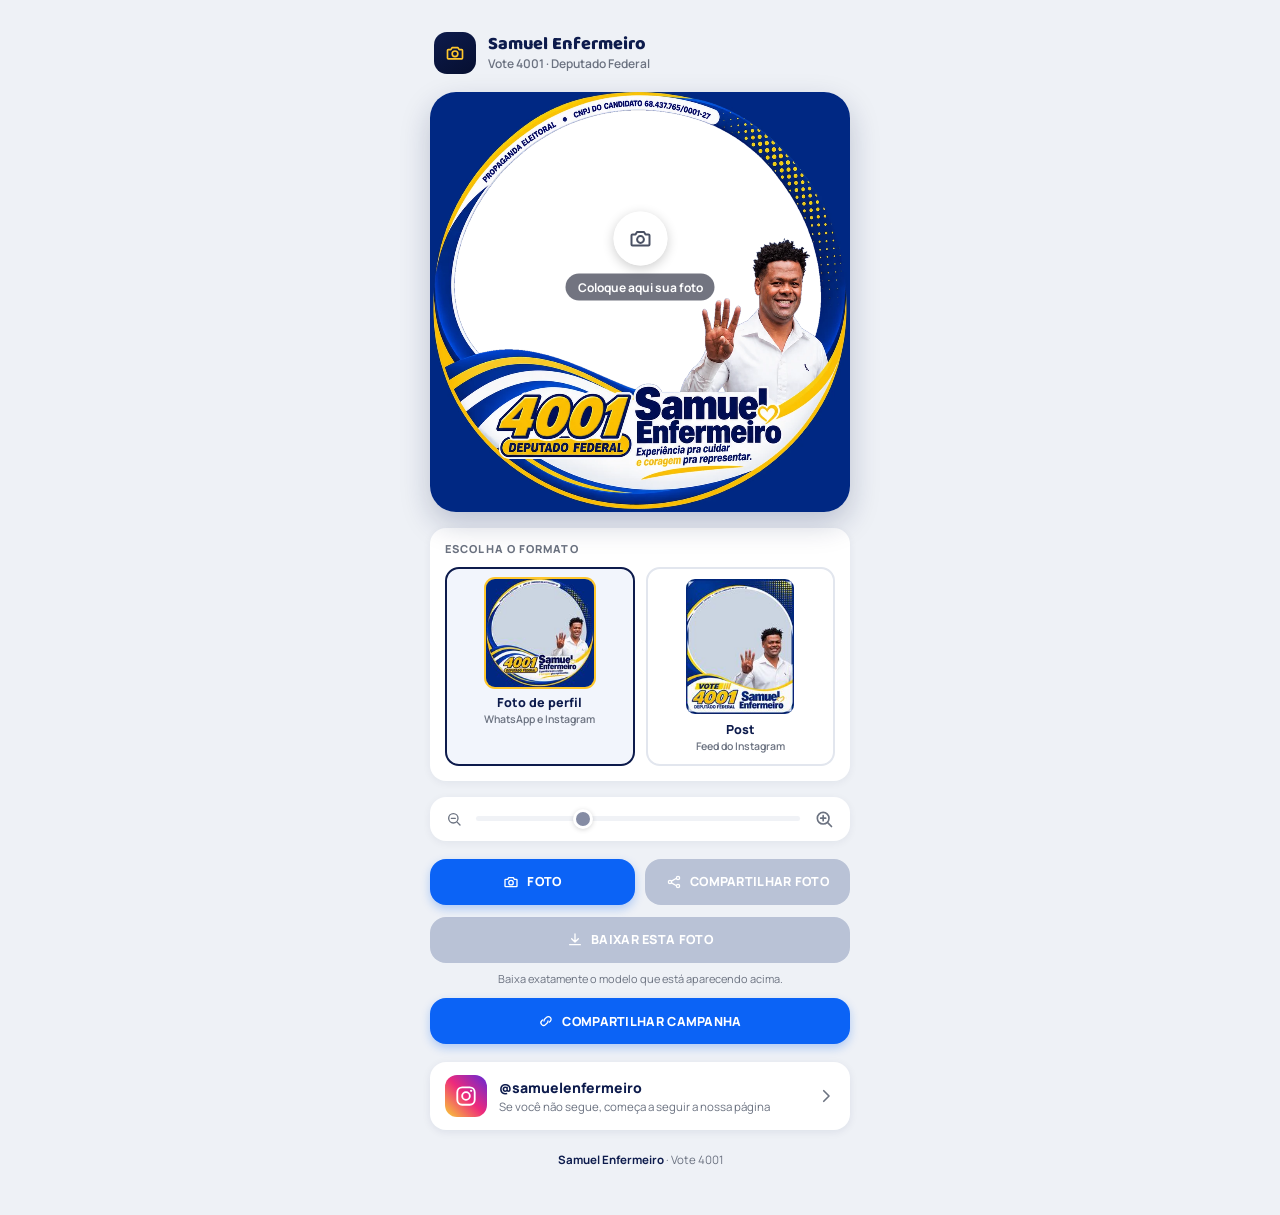
<file: index.html>
<!doctype html>
<html lang="pt-BR">
<head>
<meta charset="utf-8">
<title>Samuel Enfermeiro</title>
<meta name="viewport" content="width=device-width, initial-scale=1, viewport-fit=cover">
<link rel="stylesheet" href="https://fonts.googleapis.com/css2?family=Baloo+2:wght@600;700;800&family=Manrope:wght@400;500;600;700;800&display=swap">
<style>
  :root {
    --navy: #0d1b4c;
    --navy-deep: #060f30;
    --gold: #ffc72c;
    --blue: #0b63f6;
    --ink: #16192b;
    --muted: #6b7280;
    --paper: #eef1f6;
    --card: #ffffff;
    --ring: #e2e6ee;
  }
  * { box-sizing: border-box; -webkit-tap-highlight-color: transparent; }
  html, body { margin: 0; padding: 0; }
  body {
    background: var(--paper);
    color: var(--ink);
    font-family: 'Manrope', system-ui, sans-serif;
    min-height: 100vh;
    display: flex;
    justify-content: center;
    padding: 28px 16px 48px 16px;
  }
  .app {
    width: 100%;
    max-width: 420px;
  }
  .masthead {
    display: flex;
    align-items: center;
    gap: 12px;
    padding: 4px 4px 18px 4px;
  }
  .badge {
    width: 42px; height: 42px; border-radius: 13px; flex-shrink: 0;
    background: linear-gradient(150deg, var(--navy), var(--navy-deep));
    display: flex; align-items: center; justify-content: center;
  }
  .badge svg { color: var(--gold); }
  .masthead-name { font-family: 'Baloo 2', sans-serif; font-weight: 800; font-size: 18px; color: var(--navy); line-height: 1.15; }
  .masthead-tag { font-size: 12px; font-weight: 600; color: var(--muted); margin-top: 1px; }

  .stage {
    position: relative;
    width: 100%;
    aspect-ratio: 1 / 1;
    border-radius: 26px;
    overflow: hidden;
    background: var(--card);
    box-shadow: 0 12px 30px rgba(13,27,76,0.22);
  }
  .stage canvas { position: absolute; inset: 0; width: 100%; height: 100%; touch-action: none; }
  .stage.has-photo canvas { cursor: grab; }
  .stage.dragging canvas { cursor: grabbing; }

  .hint-overlay {
    position: absolute; inset: 0; display: flex; align-items: center; justify-content: center;
    cursor: pointer;
  }
  .hint {
    position: absolute; left: 50%; top: 39%; transform: translate(-50%, -50%);
    display: flex; flex-direction: column; align-items: center; gap: 8px;
  }
  .hint-icon {
    width: 54px; height: 54px; border-radius: 50%;
    background: rgba(255,255,255,0.9);
    display: flex; align-items: center; justify-content: center;
    color: #4a5164;
    box-shadow: 0 3px 12px rgba(0,0,0,0.2);
  }
  .hint-text {
    font-size: 12px; font-weight: 700; color: #fff;
    background: rgba(20,24,44,0.6);
    padding: 5px 12px; border-radius: 999px;
  }

  .zoom-row {
    display: flex; align-items: center; gap: 12px;
    margin-top: 16px; background: var(--card);
    border-radius: 16px; padding: 12px 16px;
    box-shadow: 0 2px 8px rgba(13,27,76,0.06);
  }
  .zoom-row svg { color: var(--muted); flex-shrink: 0; }
  .zoom-row input[type="range"] {
    flex: 1; -webkit-appearance: none; appearance: none;
    height: 5px; border-radius: 999px; background: var(--ring); outline: none;
  }
  .zoom-row input[type="range"]::-webkit-slider-thumb {
    -webkit-appearance: none; appearance: none;
    width: 20px; height: 20px; border-radius: 50%;
    background: var(--navy); border: 3px solid #fff;
    box-shadow: 0 1px 4px rgba(0,0,0,0.3); cursor: pointer;
  }
  .zoom-row input[type="range"]::-moz-range-thumb {
    width: 20px; height: 20px; border-radius: 50%;
    background: var(--navy); border: 3px solid #fff;
    box-shadow: 0 1px 4px rgba(0,0,0,0.3); cursor: pointer;
  }
  .zoom-row input:disabled { opacity: 0.5; }

  .btn-row { display: flex; gap: 10px; margin-top: 18px; }
  .btn {
    font-family: 'Manrope', sans-serif; font-weight: 800; font-size: 12.5px;
    letter-spacing: 0.3px; color: #fff; background: var(--blue);
    border: none; border-radius: 16px; padding: 15px 10px;
    display: flex; align-items: center; justify-content: center; gap: 8px;
    text-align: center; line-height: 1.2; text-transform: uppercase;
    box-shadow: 0 4px 10px rgba(11,99,246,0.28);
    cursor: pointer; user-select: none; -webkit-user-select: none;
  }
  .btn-row .btn { flex: 1; }
  .btn-full { width: 100%; margin-top: 12px; }
  .download-caption {
    font-size: 11px; color: var(--muted); text-align: center;
    margin-top: 8px; line-height: 1.4;
  }
  .btn-ghost {
    background: var(--card); color: var(--navy);
    border: 1.5px solid var(--ring); box-shadow: 0 2px 8px rgba(13,27,76,0.08);
  }
  .btn-ghost svg { color: var(--navy); }
  .btn-ghost:disabled { background: #f1f3f8; color: #a8b0c2; border-color: transparent; box-shadow: none; }
  .btn-ghost:disabled svg { color: #a8b0c2; }
  .btn-row-alt { margin-top: 10px; }

  .estilos {
    margin-top: 16px; background: var(--card); border-radius: 16px;
    padding: 13px 15px 15px; box-shadow: 0 2px 8px rgba(13,27,76,0.06);
  }
  .estilos-rotulo {
    display: block; font-size: 11px; font-weight: 800; letter-spacing: 0.1em;
    text-transform: uppercase; color: var(--muted); margin-bottom: 11px;
  }
  .estilos-opcoes { display: flex; gap: 11px; }
  .estilo {
    flex: 1; display: flex; flex-direction: column; align-items: center; gap: 8px;
    font-family: 'Manrope', sans-serif; font-weight: 800; font-size: 12.5px;
    color: var(--navy); background: #fff; border: 2px solid var(--ring);
    border-radius: 14px; padding: 10px 8px 11px; cursor: pointer;
  }
  .estilo img {
    width: 100%; max-width: 108px; height: auto; border-radius: 9px;
    background: #eef1f6; display: block;
  }
  .estilo.ativo { border-color: var(--navy); background: #f2f5fc; }
  .estilo.ativo img { box-shadow: 0 0 0 2px var(--gold); }
  .estilo span { display: block; line-height: 1.25; }
  .estilo small {
    display: block; font-weight: 600; font-size: 10.5px; color: var(--muted);
    margin-top: 2px; letter-spacing: 0;
  }
  .estilo:active { transform: translateY(1px); }

  .ig-card {
    display: flex; align-items: center; gap: 12px;
    margin-top: 18px; padding: 13px 15px;
    background: var(--card); border-radius: 16px;
    box-shadow: 0 2px 8px rgba(13,27,76,0.08);
    text-decoration: none; color: inherit;
    cursor: pointer; user-select: none; -webkit-user-select: none;
  }
  .ig-card:active { transform: translateY(1px); }
  .ig-icon {
    width: 42px; height: 42px; border-radius: 12px; flex-shrink: 0; color: #fff;
    background: linear-gradient(45deg, #f9ce34 0%, #ee2a7b 50%, #6228d7 100%);
    display: flex; align-items: center; justify-content: center;
  }
  .ig-text { flex: 1; min-width: 0; }
  .ig-handle { font-weight: 800; font-size: 14px; color: var(--navy); }
  .ig-cta { font-size: 11.5px; color: var(--muted); margin-top: 2px; line-height: 1.35; }
  .ig-chev { color: var(--muted); flex-shrink: 0; }
  .btn:disabled {
    background: #b9c2d6; box-shadow: none; cursor: not-allowed;
  }
  .btn:not(:disabled):active { transform: translateY(1px); }
  input[type="file"] { display: none; }

  .footer {
    text-align: center; margin-top: 22px;
    font-size: 11.5px; color: var(--muted);
  }
  .footer strong { color: var(--navy); }

  .toast {
    position: fixed; left: 50%; bottom: 28px; transform: translateX(-50%) translateY(20px);
    background: var(--navy); color: #fff; font-size: 13px; font-weight: 700;
    padding: 12px 20px; border-radius: 999px; box-shadow: 0 8px 20px rgba(0,0,0,0.25);
    opacity: 0; pointer-events: none; transition: opacity 0.25s ease, transform 0.25s ease;
    z-index: 10;
  }
  .toast.show { opacity: 1; transform: translateX(-50%) translateY(0); }

  @media (prefers-reduced-motion: reduce) {
    .toast { transition: none; }
  }
</style>
</head>
<body>
<div class="app">
  <div class="masthead">
    <div class="badge">
      <svg width="20" height="20" viewBox="0 0 24 24" fill="none" stroke="currentColor" stroke-width="2" stroke-linecap="round" stroke-linejoin="round">
        <path d="M4 8h3l1.5-2.5h7L17 8h3a1 1 0 0 1 1 1v9a1 1 0 0 1-1 1H4a1 1 0 0 1-1-1V9a1 1 0 0 1 1-1Z"/>
        <circle cx="12" cy="13" r="3.4"/>
      </svg>
    </div>
    <div>
      <div class="masthead-name">Samuel Enfermeiro</div>
      <div class="masthead-tag">Vote 4001 · Deputado Federal</div>
    </div>
  </div>

  <div class="stage" id="stage">
    <canvas id="canvas" width="1080" height="1080"></canvas>
    <label class="hint-overlay" id="hintOverlay" for="fileInput">
      <div class="hint" id="hint">
        <div class="hint-icon">
          <svg width="24" height="24" viewBox="0 0 24 24" fill="none" stroke="currentColor" stroke-width="2" stroke-linecap="round" stroke-linejoin="round">
            <path d="M4 8h3l1.5-2.5h7L17 8h3a1 1 0 0 1 1 1v9a1 1 0 0 1-1 1H4a1 1 0 0 1-1-1V9a1 1 0 0 1 1-1Z"/>
            <circle cx="12" cy="13" r="3.4"/>
          </svg>
        </div>
        <div class="hint-text">Coloque aqui sua foto</div>
      </div>
    </label>
  </div>

  <div class="estilos" role="radiogroup" aria-label="Formato da foto">
    <span class="estilos-rotulo">Escolha o formato</span>
    <div class="estilos-opcoes">
      <button type="button" class="estilo ativo" data-moldura="0" role="radio" aria-checked="true">
        <img src="[data-uri]" alt="">
        <span>Foto de perfil<small>WhatsApp e Instagram</small></span>
      </button>
      <button type="button" class="estilo" data-moldura="1" role="radio" aria-checked="false">
        <img src="[data-uri]" alt="">
        <span>Post<small>Feed do Instagram</small></span>
      </button>
    </div>
  </div>

  <div class="zoom-row">
    <svg width="16" height="16" viewBox="0 0 24 24" fill="none" stroke="currentColor" stroke-width="2" stroke-linecap="round" stroke-linejoin="round">
      <circle cx="11" cy="11" r="7"/><path d="M21 21l-4.3-4.3M8 11h6"/>
    </svg>
    <input type="range" id="zoom" min="40" max="260" value="110" disabled>
    <svg width="20" height="20" viewBox="0 0 24 24" fill="none" stroke="currentColor" stroke-width="2" stroke-linecap="round" stroke-linejoin="round">
      <circle cx="11" cy="11" r="7"/><path d="M21 21l-4.3-4.3M11 8v6M8 11h6"/>
    </svg>
  </div>

  <div class="btn-row">
    <label class="btn" id="photoBtn" for="fileInput">
      <svg width="16" height="16" viewBox="0 0 24 24" fill="none" stroke="currentColor" stroke-width="2" stroke-linecap="round" stroke-linejoin="round">
        <path d="M4 8h3l1.5-2.5h7L17 8h3a1 1 0 0 1 1 1v9a1 1 0 0 1-1 1H4a1 1 0 0 1-1-1V9a1 1 0 0 1 1-1Z"/>
        <circle cx="12" cy="13" r="3.4"/>
      </svg>
      <span id="photoBtnLabel">Foto</span>
    </label>
    <button class="btn" id="shareBtn" disabled>
      <svg width="16" height="16" viewBox="0 0 24 24" fill="none" stroke="currentColor" stroke-width="2" stroke-linecap="round" stroke-linejoin="round">
        <circle cx="6" cy="12" r="2.4"/><circle cx="18" cy="6" r="2.4"/><circle cx="18" cy="18" r="2.4"/>
        <path d="M8.1 10.8l7.8-4.4M8.1 13.2l7.8 4.4"/>
      </svg>
      Compartilhar foto
    </button>
  </div>

  <button class="btn btn-full" id="downloadBtn" disabled>
    <svg width="16" height="16" viewBox="0 0 24 24" fill="none" stroke="currentColor" stroke-width="2" stroke-linecap="round" stroke-linejoin="round">
      <path d="M12 3v12M7 10l5 5 5-5M4 19h16"/>
    </svg>
    Baixar esta foto
  </button>
  <div class="download-caption">Baixa exatamente o modelo que está aparecendo acima.</div>

  <button class="btn btn-full" id="campaignBtn">
    <svg width="16" height="16" viewBox="0 0 24 24" fill="none" stroke="currentColor" stroke-width="2" stroke-linecap="round" stroke-linejoin="round">
      <path d="M9 12a4 4 0 0 1 1.2-2.9l2.5-2.5a4 4 0 1 1 5.7 5.7l-1.4 1.4"/>
      <path d="M15 12a4 4 0 0 1-1.2 2.9l-2.5 2.5a4 4 0 1 1-5.7-5.7l1.4-1.4"/>
    </svg>
    Compartilhar campanha
  </button>

  <a class="ig-card" id="igCard" href="https://www.instagram.com/samuelenfermeiro/" target="_blank" rel="noopener noreferrer">
    <div class="ig-icon">
      <svg width="22" height="22" viewBox="0 0 24 24" fill="none" stroke="currentColor" stroke-width="2" stroke-linecap="round" stroke-linejoin="round">
        <rect x="2.5" y="2.5" width="19" height="19" rx="5.4"/>
        <circle cx="12" cy="12" r="4.2"/>
        <circle cx="17.6" cy="6.4" r="1.2" fill="currentColor" stroke="none"/>
      </svg>
    </div>
    <div class="ig-text">
      <div class="ig-handle">@samuelenfermeiro</div>
      <div class="ig-cta">Se voc&ecirc; n&atilde;o segue, come&ccedil;a a seguir a nossa p&aacute;gina</div>
    </div>
    <svg class="ig-chev" width="18" height="18" viewBox="0 0 24 24" fill="none" stroke="currentColor" stroke-width="2.2" stroke-linecap="round" stroke-linejoin="round">
      <path d="M9 5l7 7-7 7"/>
    </svg>
  </a>

  <div class="footer"><strong>Samuel Enfermeiro</strong> · Vote 4001</div>
</div>

<div class="toast" id="toast"></div>

<input type="file" id="fileInput" accept="image/*">

<script>
(function () {
  "use strict";

  var stage = document.getElementById('stage');
  var canvas = document.getElementById('canvas');
  var ctx = canvas.getContext('2d');
  var hintOverlay = document.getElementById('hintOverlay');
  var zoomInput = document.getElementById('zoom');
  var photoBtnLabel = document.getElementById('photoBtnLabel');
  var shareBtn = document.getElementById('shareBtn');
  var downloadBtn = document.getElementById('downloadBtn');
  var campaignBtn = document.getElementById('campaignBtn');
  var fileInput = document.getElementById('fileInput');
  var toastEl = document.getElementById('toast');

  // Todas as artes num so lugar. O que estiver selecionado aparece no quadro
  // de cima e e o que a pessoa baixa — o que ela ve e o que ela leva.
  var MOLDURAS = [
    { nome: "Foto de perfil", W: 1080, H: 1080,
      cx: 534, cy: 409, rx: 471, ry: 362, focoX: 534,
      arquivo: "samuel-enfermeiro-perfil.png", src: "assets/molduras/perfil-1x1.webp" },
    { nome: "Post", W: 1080, H: 1350,
      cx: 544, cy: 562, rx: 520, ry: 461, focoX: 544,
      arquivo: "samuel-enfermeiro-post.png", src: "assets/molduras/post-45.webp" }
  ];
  var selecionado = 0;
  // O GitHub Pages manda o navegador guardar as artes por 10 minutos. Como o
  // nome do arquivo nao muda, uma moldura corrigida podia demorar a aparecer.
  // A versao abaixo e o resumo do conteudo das artes: muda quando elas mudam,
  // e o navegador busca a nova na hora.
  var VERSAO = '83513677';
  MOLDURAS.forEach(function (m) {
    m.img = new Image();
    m.pronta = false;
    m.img.onload = function () { m.pronta = true; render(); };
    m.img.src = m.src + '?v=' + VERSAO;
  });
  function atual() { return MOLDURAS[selecionado]; }
  function molduraStory() { return atual(); }

  // Recorte pelo proprio alfa da moldura: o buraco e exatamente o que a arte
  // deixou vazado, sem oval aproximado. Evita a foto vazar por baixo das ondas.
  function mascaraDe(moldura, W, H) {
    if (moldura.mascara && moldura.mascara.width === W) return moldura.mascara;
    var c = document.createElement('canvas');
    c.width = W; c.height = H;
    var x = c.getContext('2d');
    x.drawImage(moldura.img, 0, 0, W, H);
    var dados = x.getImageData(0, 0, W, H);
    var d = dados.data;
    // A foto ocupa exatamente o inverso da moldura, inclusive na borda suave.
    // Corte duro aqui deixaria um vão claro em volta do candidato.
    for (var i = 0; i < d.length; i += 4) {
      var a = d[i + 3];
      d[i] = 255; d[i + 1] = 255; d[i + 2] = 255;
      d[i + 3] = 255 - a;
    }
    x.putImageData(dados, 0, 0);
    moldura.mascara = c;
    return c;
  }

  var photo = null;
  var naturalW = 0, naturalH = 0;
  var baseScale = 1;
  var zoom = 1;
  var offsetX = 0, offsetY = 0;
  var autoOffsetY = 0;
  var dragging = false;
  var lastX = 0, lastY = 0;

  var toastTimer = null;
  function showToast(msg) {
    toastEl.textContent = msg;
    toastEl.classList.add('show');
    clearTimeout(toastTimer);
    toastTimer = setTimeout(function () { toastEl.classList.remove('show'); }, 2200);
  }

  function clampOffsets() {
    var scale = baseScale * zoom;
    var drawW = naturalW * scale, drawH = naturalH * scale;
    var h = molduraStory();
    var maxX = Math.max(0, drawW / 2 - h.rx);
    var maxY = Math.max(0, drawH / 2 - h.ry);
    offsetX = Math.min(maxX, Math.max(-maxX, offsetX));
    offsetY = Math.min(maxY, Math.max(-maxY, offsetY));
  }

  var palco = document.createElement('canvas');
  var pctx = palco.getContext('2d');

  function render() {
    var h = atual();
    if (canvas.width !== h.W || canvas.height !== h.H) {
      canvas.width = h.W; canvas.height = h.H;
      stage.style.aspectRatio = h.W + ' / ' + h.H;
    }
    // O palco precisa acompanhar sempre, e nao so quando o canvas muda de
    // tamanho: na abertura os dois ja coincidem e ele ficaria em 300x150.
    if (palco.width !== h.W || palco.height !== h.H) {
      palco.width = h.W; palco.height = h.H;
    }
    ctx.clearRect(0, 0, h.W, h.H);

    pctx.clearRect(0, 0, h.W, h.H);
    pctx.fillStyle = '#ffffff';
    pctx.fillRect(0, 0, h.W, h.H);
    if (photo) {
      var scale = baseScale * zoom;
      var drawW = naturalW * scale, drawH = naturalH * scale;
      pctx.drawImage(photo, h.focoX + offsetX - drawW / 2, h.cy + offsetY - drawH / 2, drawW, drawH);
    }
    if (h.pronta) {
      pctx.globalCompositeOperation = 'destination-in';
      pctx.drawImage(mascaraDe(h, h.W, h.H), 0, 0);
      pctx.globalCompositeOperation = 'source-over';
    }
    ctx.drawImage(palco, 0, 0);
    if (h.pronta) ctx.drawImage(h.img, 0, 0, h.W, h.H);
  }

  // Troca de moldura: recalcula o enquadramento para o buraco novo.
  function selecionar(i) {
    if (i === selecionado) return;
    selecionado = i;
    var h = atual();
    if (photo) {
      baseScale = Math.max((h.rx * 2) / naturalW, (h.ry * 2) / naturalH);
      offsetY = naturalH * 0.10 * baseScale;
      autoOffsetY = offsetY;
      offsetX = 0;
      zoom = Number(zoomInput.value) / 100;
      clampOffsets();
    }
    Array.prototype.forEach.call(document.querySelectorAll('[data-moldura]'), function (b) {
      var ativo = Number(b.getAttribute('data-moldura')) === i;
      b.classList.toggle('ativo', ativo);
      b.setAttribute('aria-checked', ativo ? 'true' : 'false');
    });
    render();
    showToast(h.nome);
  }


  function loadPhoto(file) {
    var url = URL.createObjectURL(file);
    var image = new Image();
    image.onload = function () {
      photo = image;
      naturalW = image.naturalWidth;
      naturalH = image.naturalHeight;
      var h0 = molduraStory();
      baseScale = Math.max((h0.rx * 2) / naturalW, (h0.ry * 2) / naturalH);
      zoom = 1;
      offsetX = 0;
      // Enquadramento inicial mirando um pouco acima do centro: em retrato o rosto
      // fica no terco superior, e centralizar corta o alto da cabeca.
      offsetY = naturalH * 0.10 * baseScale;
      clampOffsets();
      autoOffsetY = offsetY;
      zoomInput.disabled = false;
      zoomInput.value = 110;
      zoom = 1.10;
      hintOverlay.style.display = 'none';
      stage.classList.add('has-photo');
      downloadBtn.disabled = false;
      shareBtn.disabled = false;
      photoBtnLabel.textContent = 'Trocar foto';
      render();
      URL.revokeObjectURL(url);
    };
    image.onerror = function () {
      showToast('Não foi possível abrir essa foto.');
      URL.revokeObjectURL(url);
    };
    image.src = url;
  }

  fileInput.addEventListener('change', function (e) {
    var file = e.target.files && e.target.files[0];
    if (file) loadPhoto(file);
    fileInput.value = '';
  });

  zoomInput.addEventListener('input', function () {
    zoom = Number(zoomInput.value) / 100;
    clampOffsets();
    render();
  });

  function canvasScale() {
    var rect = canvas.getBoundingClientRect();
    var h = atual();
    return { x: h.W / rect.width, y: h.H / rect.height };
  }

  canvas.addEventListener('pointerdown', function (e) {
    if (!photo) return;
    dragging = true;
    stage.classList.add('dragging');
    lastX = e.clientX;
    lastY = e.clientY;
    canvas.setPointerCapture(e.pointerId);
  });
  canvas.addEventListener('pointermove', function (e) {
    if (!dragging) return;
    var s = canvasScale();
    offsetX += (e.clientX - lastX) * s.x;
    offsetY += (e.clientY - lastY) * s.y;
    lastX = e.clientX;
    lastY = e.clientY;
    clampOffsets();
    render();
  });
  function endDrag() { dragging = false; stage.classList.remove('dragging'); }
  canvas.addEventListener('pointerup', endDrag);
  canvas.addEventListener('pointercancel', endDrag);
  canvas.addEventListener('pointerleave', function () { if (dragging) endDrag(); });

  function outputFilename() { return 'samuel-enfermeiro-vote-4001.png'; }

  function browserSave(blob, filename) {
    var url = URL.createObjectURL(blob);
    var a = document.createElement('a');
    a.href = url;
    a.download = filename;
    document.body.appendChild(a);
    a.click();
    a.remove();
    setTimeout(function () { URL.revokeObjectURL(url); }, 2000);
    return Promise.resolve();
  }

  function saveBlob(blob, filename) {
    if (window.claude && typeof window.claude.use === 'function') {
      return window.claude.use('downloads').then(function (downloads) {
        if (!downloads) return browserSave(blob, filename);
        return downloads.save({ filename: filename, data: blob }).catch(function (err) {
          if (err && err.code === 'declined') return;
          return browserSave(blob, filename);
        });
      }).catch(function () { return browserSave(blob, filename); });
    }
    return browserSave(blob, filename);
  }

  function canvasToBlob(c) {
    return new Promise(function (resolve) { c.toBlob(function (blob) { resolve(blob); }, 'image/png'); });
  }

  // Formato quadrado 1:1 (feed e foto de perfil): a moldura circular por cima,
  // a foto por baixo aparecendo pelo miolo vazado. Recortar a foto no circulo
  // externo evita que ela vaze nos cantos, onde a moldura e transparente.
  // Gera o arquivo da moldura selecionada, com o mesmo encaixe do quadro.
  function desenharAtual() {
    var h = atual();
    var c = document.createElement('canvas');
    c.width = h.W; c.height = h.H;
    var g = c.getContext('2d');
    render();
    g.drawImage(canvas, 0, 0);
    return c;
  }

  // Um arquivo por toque: navegador de celular costuma bloquear downloads em sequência.
  function baixar(botao) {
    if (!photo) return;
    var h = atual();
    botao.disabled = true;
    canvasToBlob(desenharAtual()).then(function (blob) {
      if (!blob) return;
      return saveBlob(blob, h.arquivo).then(function () { showToast('Foto baixada!'); });
    }).catch(function () {
      showToast('Não foi possível baixar. Tente de novo.');
    }).then(function () {
      botao.disabled = false;
    });
  }

  Array.prototype.forEach.call(document.querySelectorAll('[data-moldura]'), function (b) {
    b.addEventListener('click', function () { selecionar(Number(b.getAttribute('data-moldura'))); });
  });

  // arrastar para o lado percorre as molduras, quando nao ha foto para reposicionar
  var toqueX = null, toqueY = null;
  canvas.addEventListener('pointerdown', function (e) { toqueX = e.clientX; toqueY = e.clientY; });
  canvas.addEventListener('pointerup', function (e) {
    if (toqueX === null) return;
    var dx = e.clientX - toqueX, dy = e.clientY - toqueY;
    toqueX = null;
    if (!photo && Math.abs(dx) > 45 && Math.abs(dx) > Math.abs(dy) * 1.5) {
      var i = selecionado + (dx < 0 ? 1 : -1);
      selecionar((i + MOLDURAS.length) % MOLDURAS.length);
    }
  });

  downloadBtn.addEventListener('click', function () { baixar(downloadBtn); });

  shareBtn.addEventListener('click', function () {
    canvas.toBlob(function (blob) {
      if (!blob) return;
      var filename = outputFilename();
      if (navigator.canShare) {
        var file = new File([blob], filename, { type: 'image/png' });
        if (navigator.canShare({ files: [file] })) {
          navigator.share({
            files: [file],
            title: 'Eu apoio Samuel Enfermeiro',
            text: 'Vote 4001 - Samuel Enfermeiro para Deputado Federal'
          }).catch(function (err) {
            if (err && err.name === 'AbortError') return;
            saveBlob(blob, filename);
          });
          return;
        }
      }
      saveBlob(blob, filename);
    }, 'image/png');
  });

  campaignBtn.addEventListener('click', function () {
    var shareData = {
      title: 'Eu apoio Samuel Enfermeiro',
      text: 'Vote 4001 - Samuel Enfermeiro para Deputado Federal.',
      url: location.href
    };
    if (navigator.share) {
      navigator.share(shareData).catch(function (err) {
        if (err && err.name === 'AbortError') return;
        copyLink();
      });
    } else {
      copyLink();
    }
  });

  function copyLink() {
    if (navigator.clipboard && navigator.clipboard.writeText) {
      navigator.clipboard.writeText(location.href).then(function () {
        showToast('Link copiado!');
      }).catch(function () {
        showToast('Não foi possível copiar o link.');
      });
    } else {
      showToast('Não foi possível copiar o link.');
    }
  }

  render();
})();
</script>
</body>
</html>
</file>
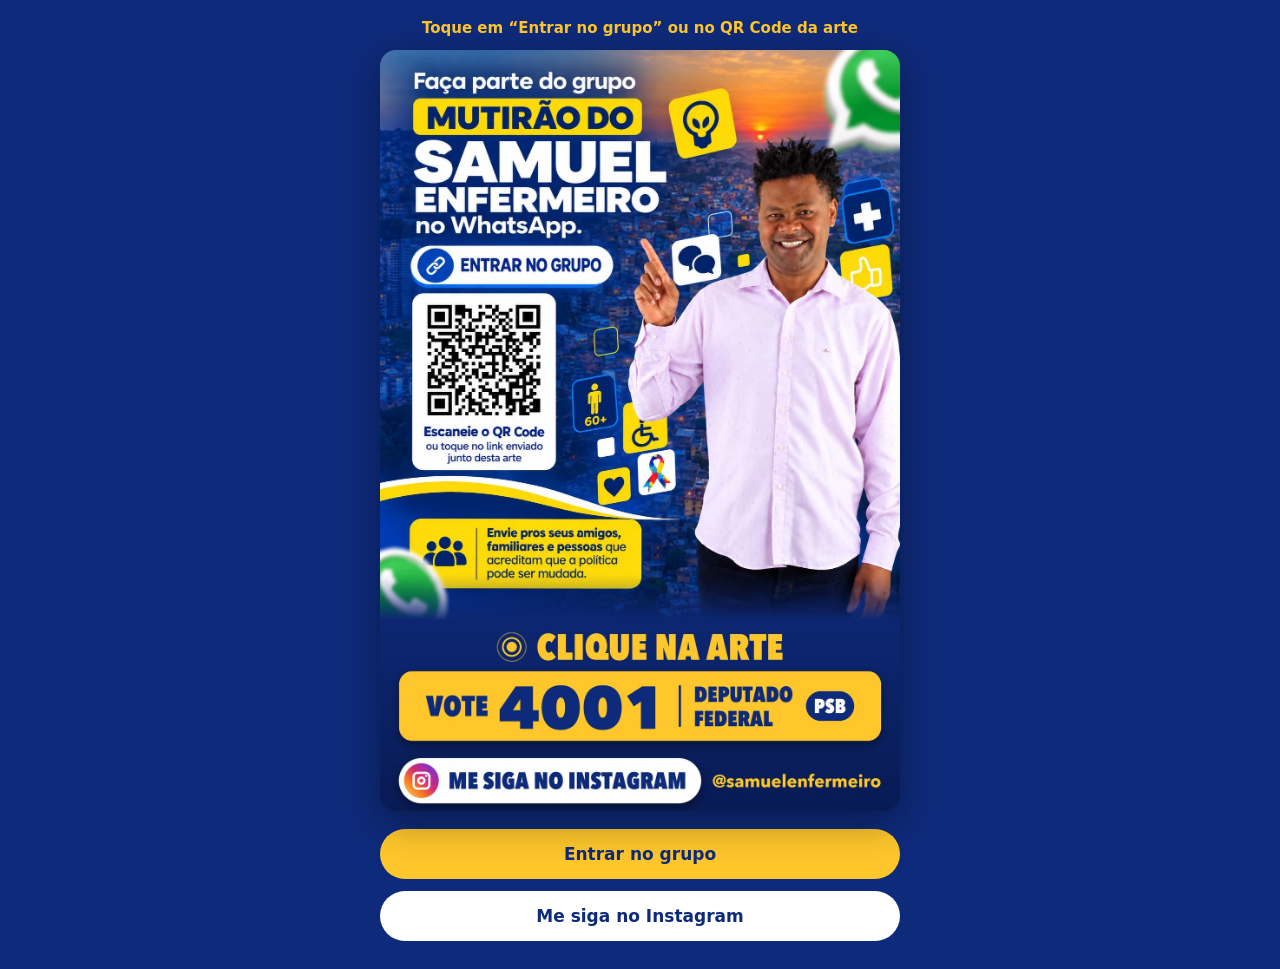
<file: mutirao/index.html>
<!doctype html>
<html lang="pt-BR">
<head>
<meta charset="utf-8">
<meta name="viewport" content="width=device-width, initial-scale=1">
<title>Mutirão do Samuel Enfermeiro</title>
<meta name="description" content="Toque na arte para entrar no grupo Mutirão do Samuel Enfermeiro ou seguir no Instagram.">
<!-- Prévia do link no WhatsApp: a arte aparece no card; o toque abre esta página, onde a própria arte é clicável -->
<meta property="og:type" content="website">
<meta property="og:site_name" content="Samuel Enfermeiro">
<meta property="og:url" content="https://samuelenfermeiro-4001.github.io/mutirao/">
<meta property="og:title" content="Mutirão do Samuel Enfermeiro">
<meta property="og:description" content="Toque na arte para entrar no grupo ou seguir @samuelenfermeiro no Instagram.">
<meta property="og:image" content="https://samuelenfermeiro-4001.github.io/mutirao/previa-whatsapp.jpg?v=3">
<meta property="og:image:secure_url" content="https://samuelenfermeiro-4001.github.io/mutirao/previa-whatsapp.jpg?v=3">
<meta property="og:image:type" content="image/jpeg">
<meta property="og:image:width" content="1200">
<meta property="og:image:height" content="630">
<meta property="og:image:alt" content="Faça parte do grupo Mutirão do Samuel Enfermeiro no WhatsApp">
<meta property="og:locale" content="pt_BR">
<meta name="twitter:card" content="summary_large_image">
<meta name="theme-color" content="#0E2A7A">
<style>
  body{margin:0;min-height:100vh;display:flex;align-items:center;justify-content:center;background:#0E2A7A;font-family:system-ui,-apple-system,"Segoe UI",Roboto,sans-serif;color:#fff}
  main{width:min(94vw,520px);padding:18px 0 28px;text-align:center}
  .dica{margin:0 0 12px;font-size:15px;line-height:1.35;color:#FFC72C;font-weight:600}
  .arte{position:relative;border-radius:16px;overflow:hidden;box-shadow:0 12px 40px rgba(0,0,0,.35)}
  .arte img{display:block;width:100%;height:auto}
  .arte a{position:absolute;-webkit-tap-highlight-color:rgba(255,199,44,.35)}
  .arte a:focus-visible{outline:3px solid #FFC72C;outline-offset:2px}
  /* Areas medidas sobre arte.jpg (1198x1753); gerar com ferramentas/arte_mutirao.py */
  .fundo{inset:0}
  .botao-grupo{left:5.84%;top:25.56%;width:39.23%;height:5.70%;border-radius:999px}
  .qr-grupo{left:6.18%;top:31.95%;width:27.55%;height:23.27%;border-radius:12px}
  .faixa-insta{left:0;top:92.01%;width:100%;height:7.99%}
  .botao-grupo::after{content:"";position:absolute;inset:0;border-radius:inherit;box-shadow:0 0 0 0 rgba(255,199,44,.9);animation:pulso 1.8s ease-out infinite}
  @keyframes pulso{0%{box-shadow:0 0 0 0 rgba(255,199,44,.85)}100%{box-shadow:0 0 0 14px rgba(255,199,44,0)}}
  @media (prefers-reduced-motion:reduce){.botao-grupo::after{animation:none;box-shadow:0 0 0 3px #FFC72C}}
  .botoes{display:grid;gap:12px;margin-top:18px}
  .botoes a{display:block;padding:15px 18px;border-radius:999px;font-weight:700;font-size:17px;text-decoration:none}
  .grupo{background:#FFC72C;color:#0E2A7A}
  .insta{background:#fff;color:#0E2A7A}
</style>
</head>
<body>
<main>
  <p class="dica">Toque em “Entrar no grupo” ou no QR Code da arte</p>
  <div class="arte">
    <img src="arte.jpg?v=3" width="1198" height="1753" alt="Faça parte do grupo Mutirão do Samuel Enfermeiro no WhatsApp">
    <a class="fundo" href="https://www.instagram.com/samuelenfermeiro/" aria-label="Seguir o Samuel Enfermeiro no Instagram"></a>
    <a class="faixa-insta" href="https://www.instagram.com/samuelenfermeiro/" aria-label="Me siga no Instagram"></a>
    <a class="qr-grupo" href="https://chat.whatsapp.com/Hd8Yf2j2q63KuOYK6g8QCI?mode=gi_t" aria-label="Entrar no grupo pelo QR Code"></a>
    <a class="botao-grupo" href="https://chat.whatsapp.com/Hd8Yf2j2q63KuOYK6g8QCI?mode=gi_t" aria-label="Entrar no grupo"></a>
  </div>
  <div class="botoes">
    <a class="grupo" href="https://chat.whatsapp.com/Hd8Yf2j2q63KuOYK6g8QCI?mode=gi_t">Entrar no grupo</a>
    <a class="insta" href="https://www.instagram.com/samuelenfermeiro/">Me siga no Instagram</a>
  </div>
</main>
</body>
</html>
</file>
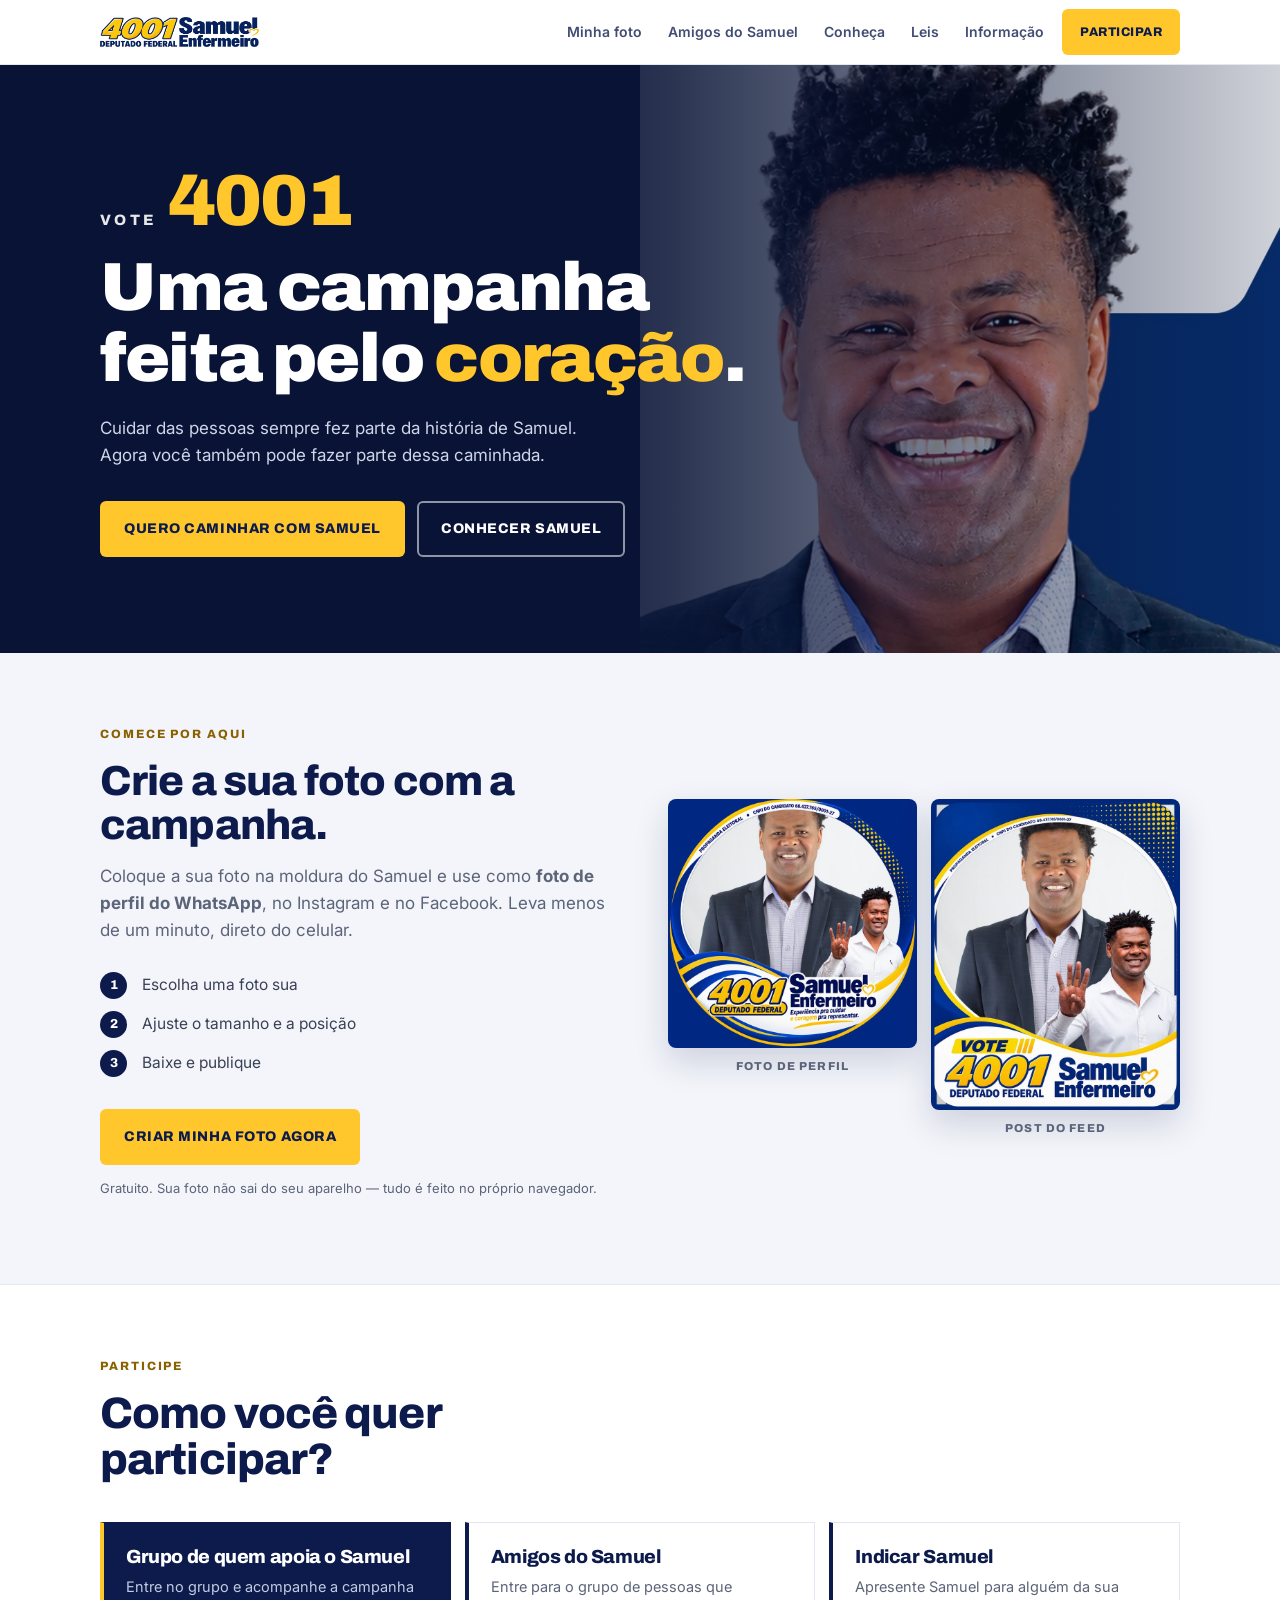
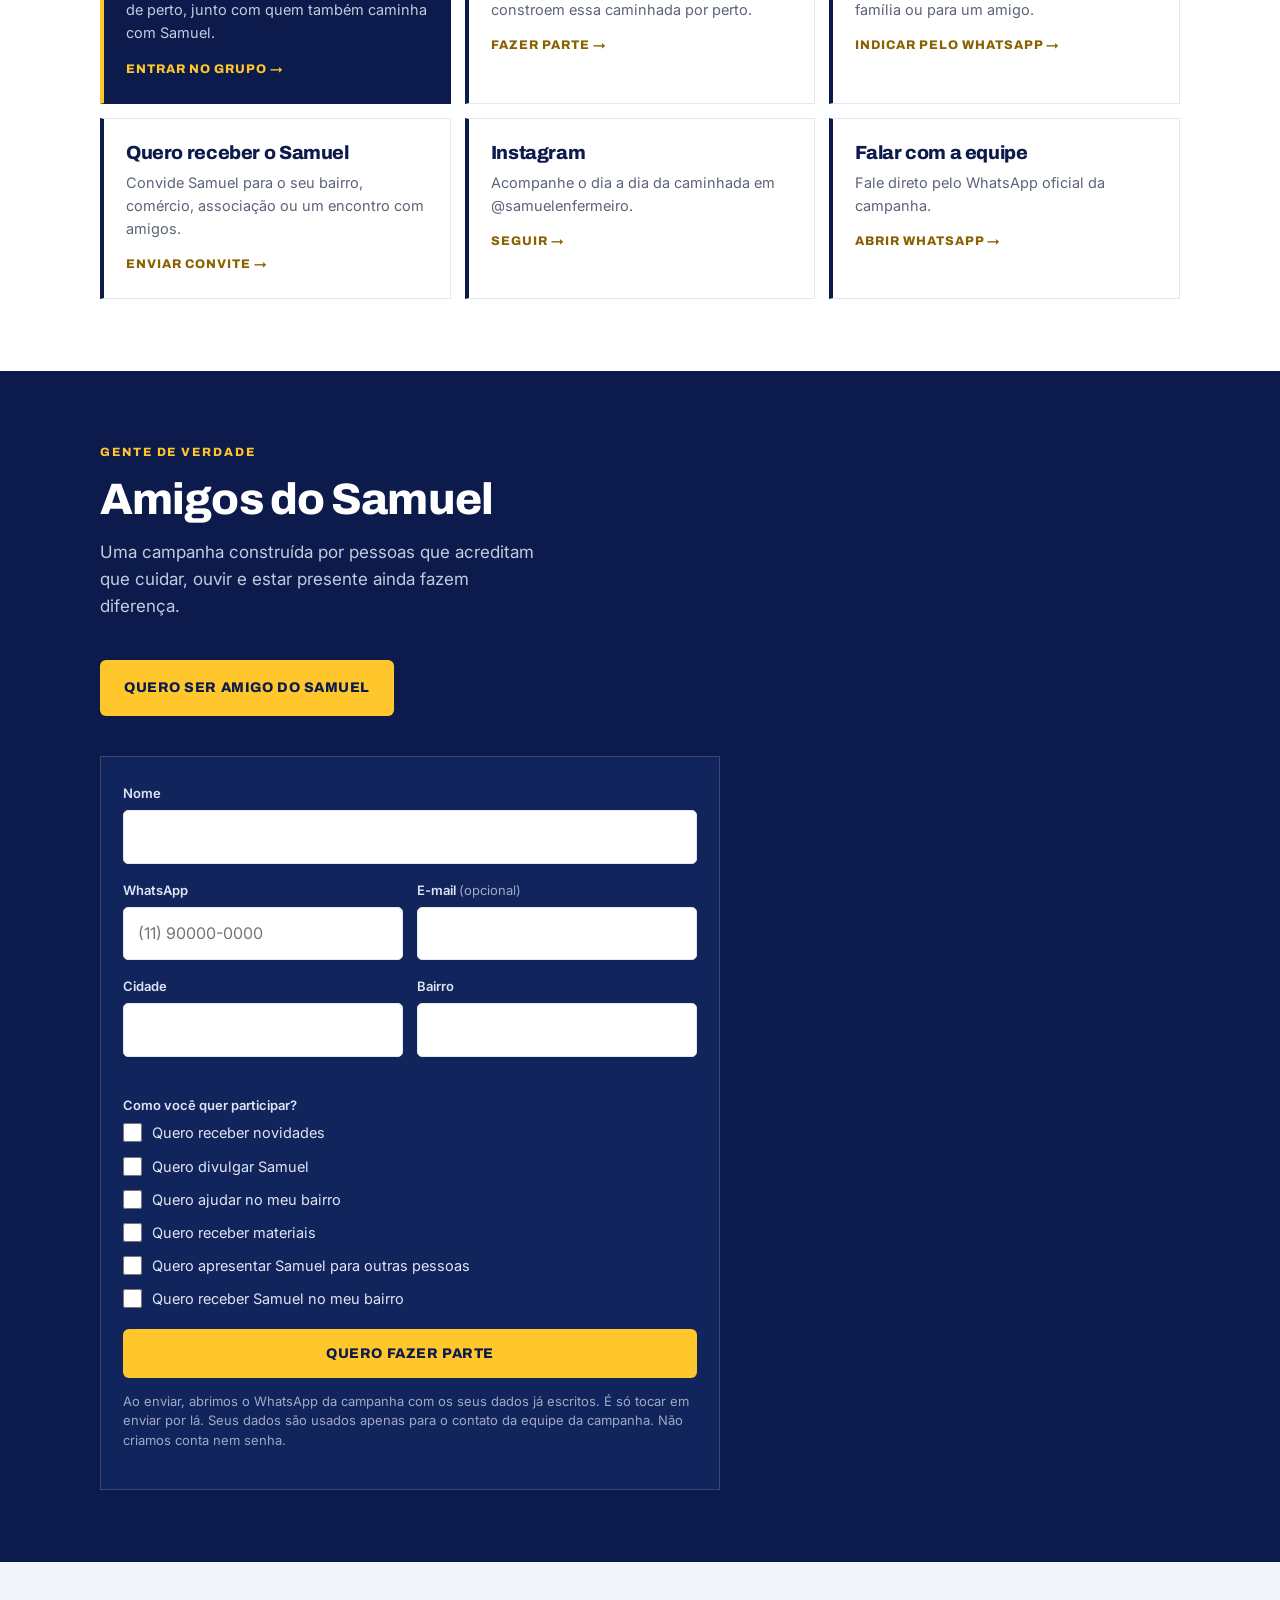
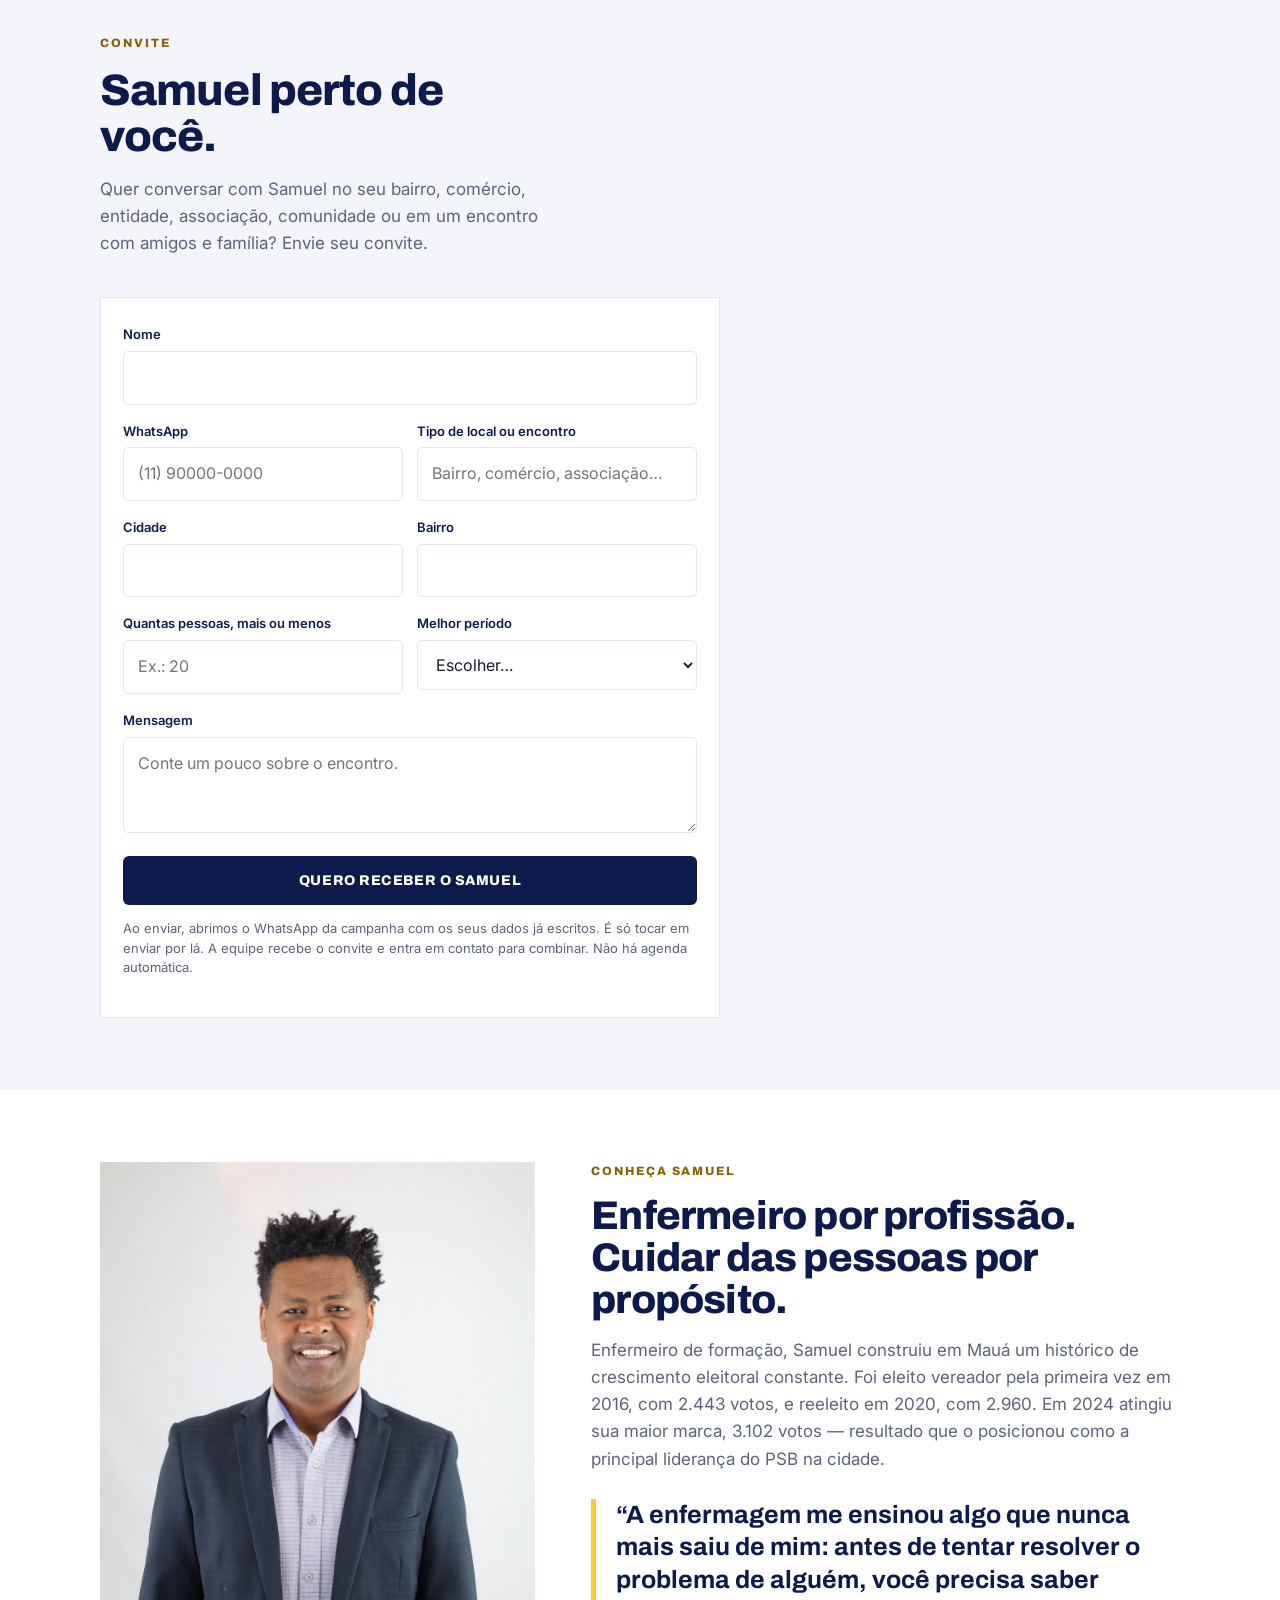
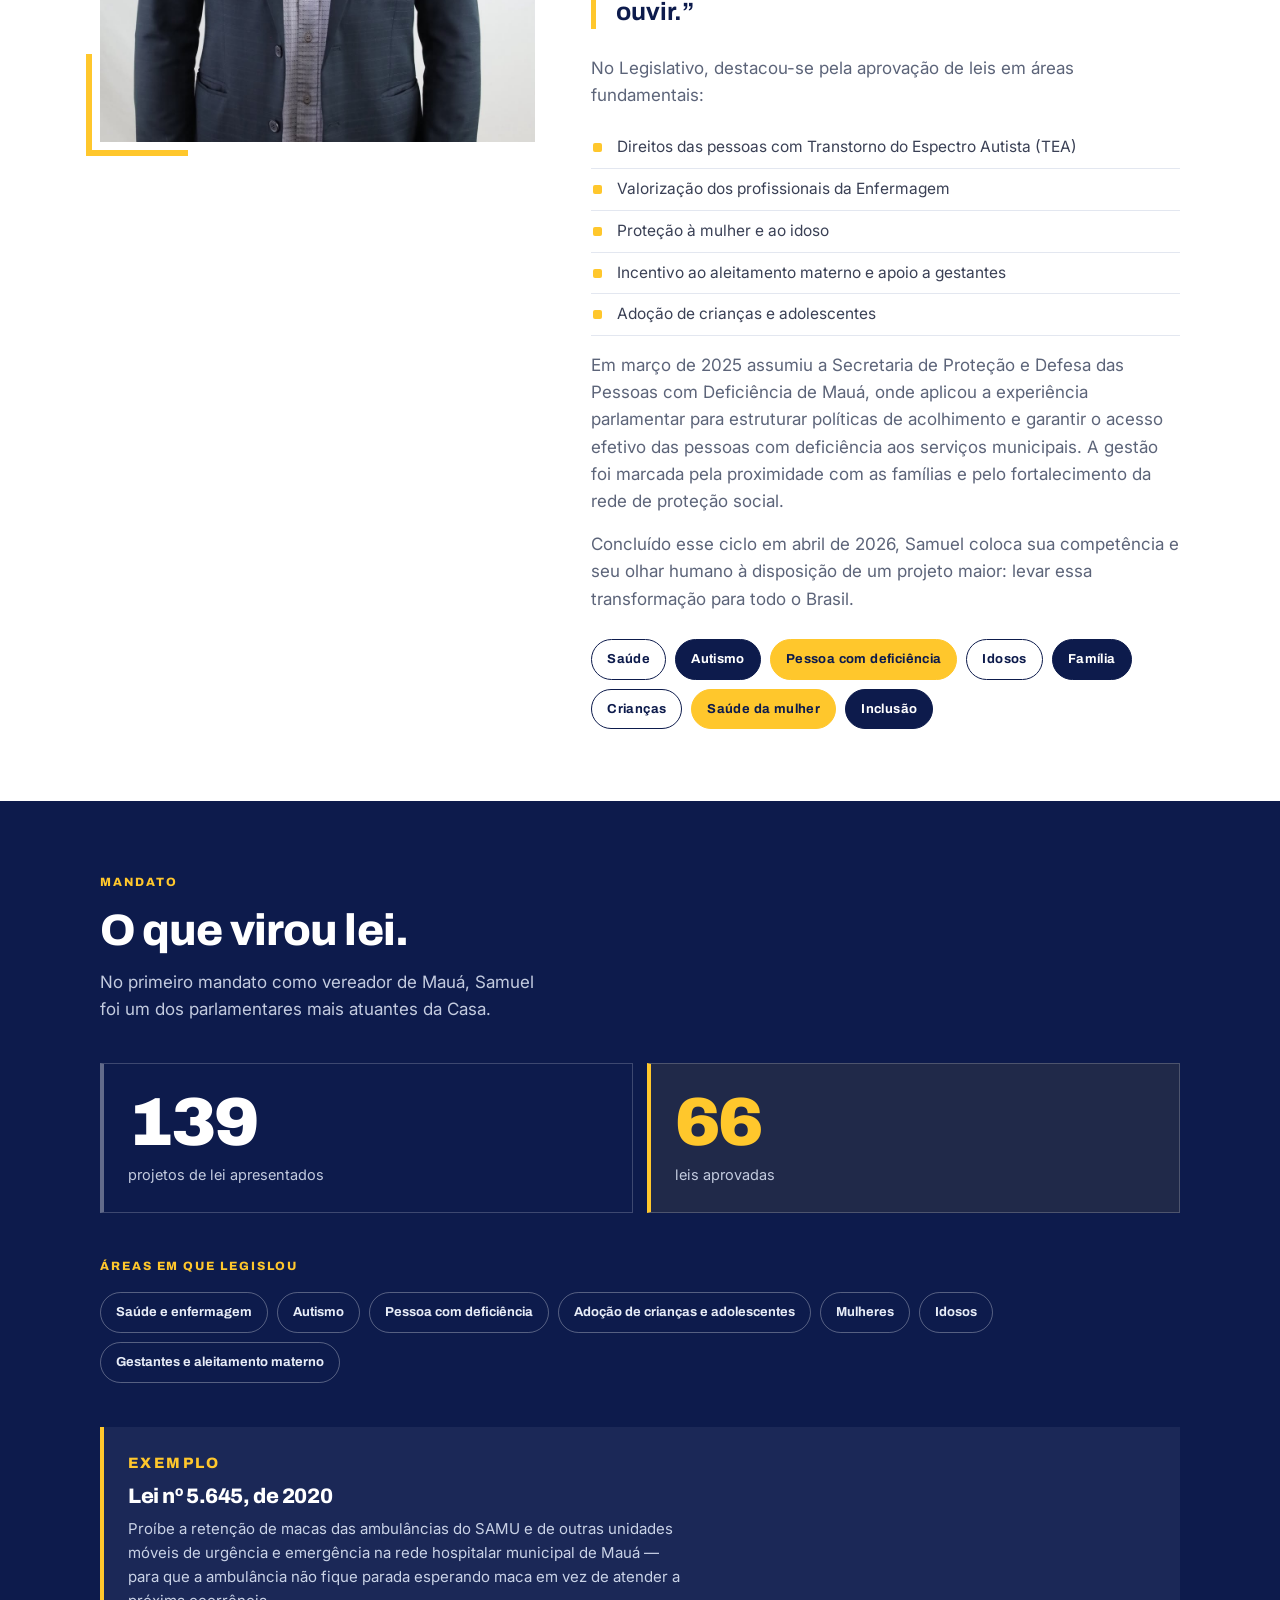
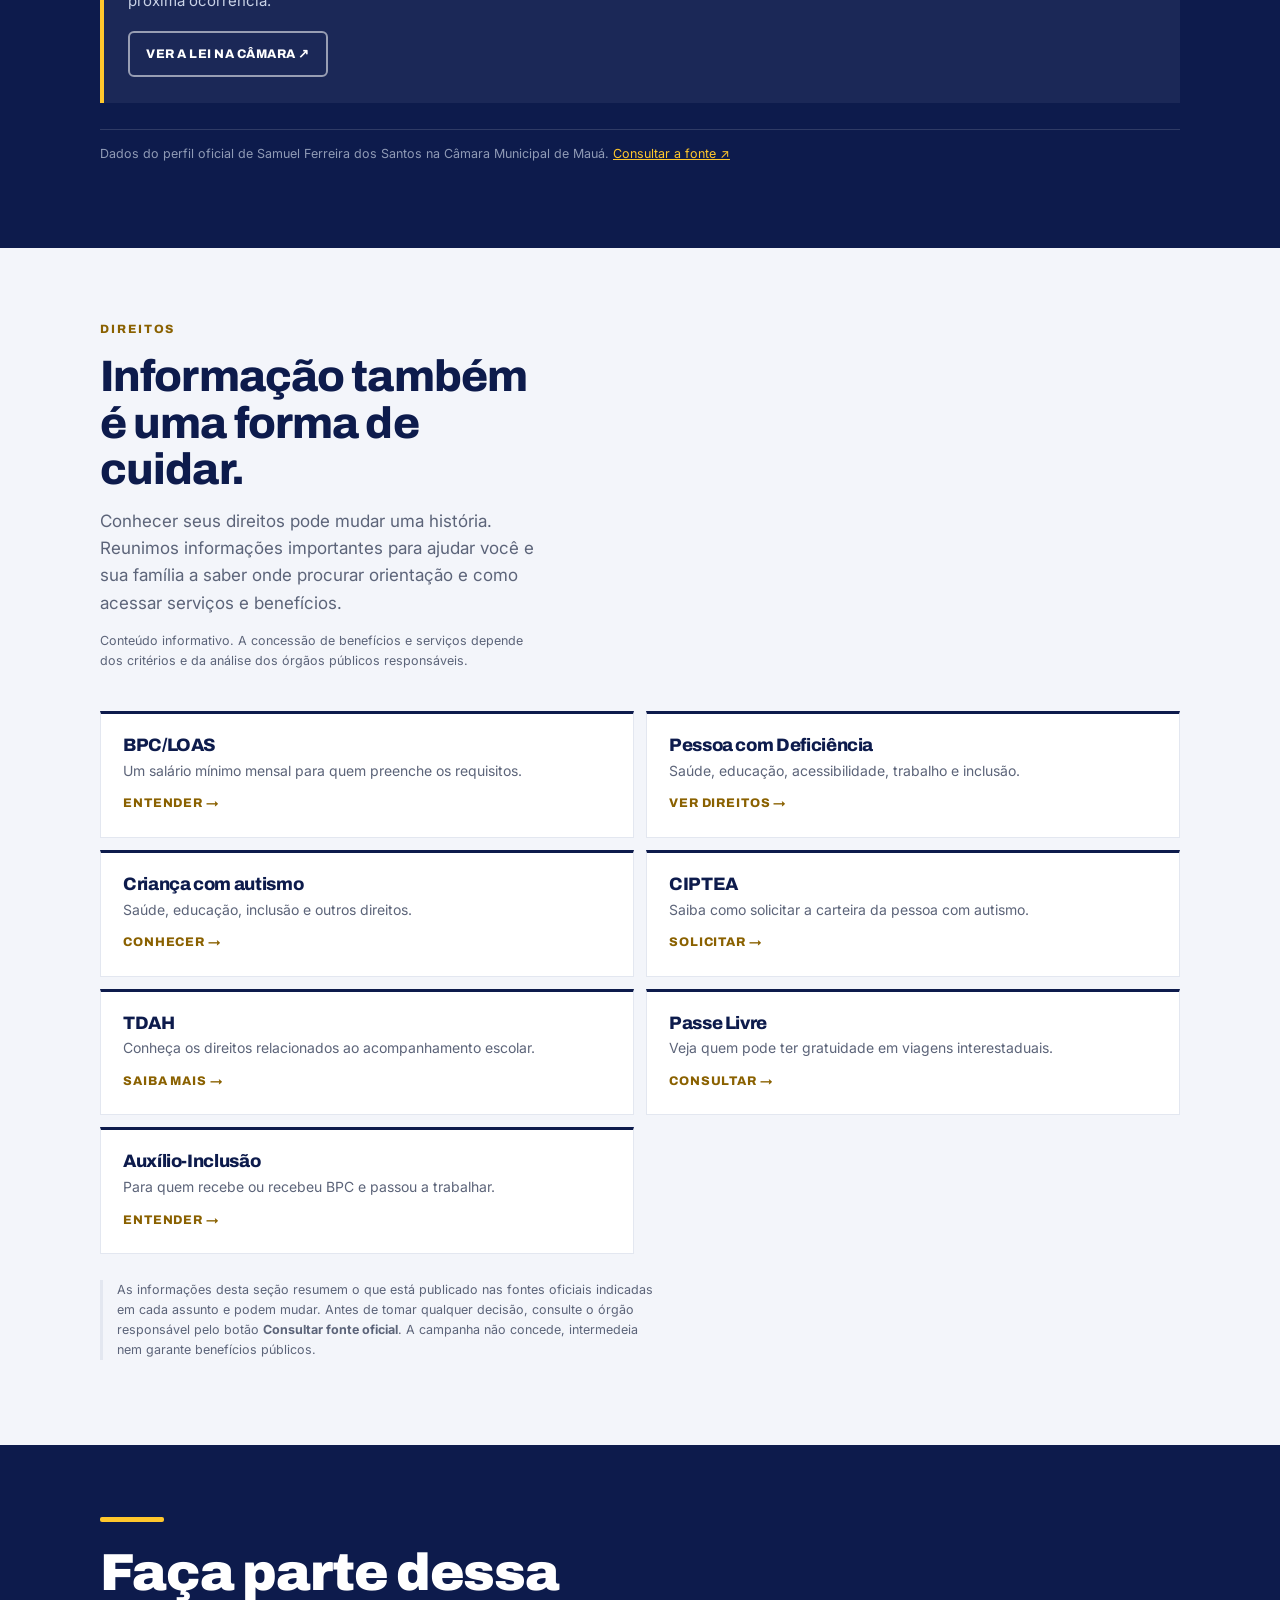
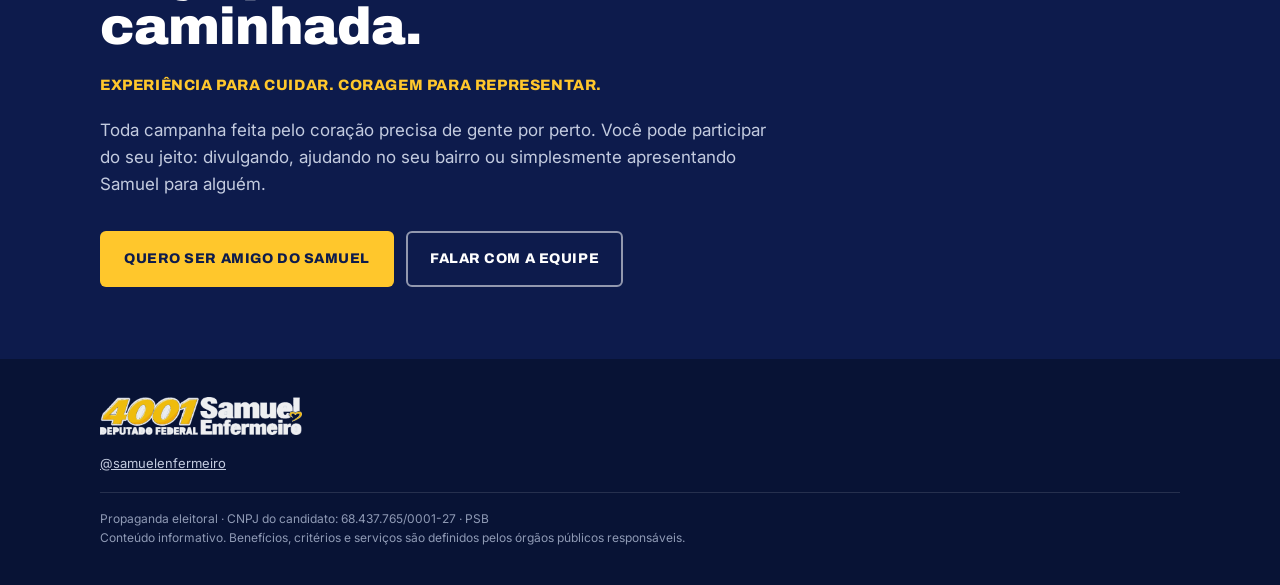
<file: previa/index.html>
<!doctype html>
<html lang="pt-BR">
<head>
<meta charset="utf-8">
<title>Samuel de Coração — A campanha feita pelo coração</title>
<meta name="viewport" content="width=device-width, initial-scale=1, viewport-fit=cover">
<meta name="description" content="Uma campanha feita pelo coração. Participe, indique, receba Samuel no seu bairro e conheça direitos que podem ajudar a sua família.">
<meta name="theme-color" content="#0d1b4c">
<meta property="og:title" content="Samuel de Coração">
<meta property="og:description" content="Uma campanha feita pelo coração. Faça parte dessa caminhada.">
<meta property="og:type" content="website">
<link rel="preconnect" href="https://fonts.googleapis.com">
<link rel="preconnect" href="https://fonts.gstatic.com" crossorigin>
<link rel="stylesheet" href="https://fonts.googleapis.com/css2?family=Archivo:wght@600;700;800;900&family=Inter:wght@400;500;600;700&display=swap">
<style>
  :root{
    --navy:#0d1b4c; --navy-2:#12245c; --navy-deep:#081335;
    --gold:#ffc72c; --gold-ink:#8a6100;
    --paper:#ffffff; --mist:#f3f5fa; --line:#e3e7f0;
    --ink:#171a2b; --muted:#5c6479;
    --wrap:1120px;
  }
  *{box-sizing:border-box;-webkit-tap-highlight-color:transparent}
  html{scroll-behavior:smooth}
  body{
    margin:0;background:var(--paper);color:var(--ink);
    font-family:Inter,system-ui,sans-serif;font-size:16px;line-height:1.6;
    -webkit-font-smoothing:antialiased;
  }
  img{max-width:100%;display:block}
  a{color:inherit}
  .wrap{width:100%;max-width:var(--wrap);margin:0 auto;padding:0 20px}
  h1,h2,h3{font-family:Archivo,Inter,sans-serif;margin:0;line-height:1.05;letter-spacing:-.02em}
  .eyebrow{
    font-family:Archivo,sans-serif;font-weight:800;font-size:12px;letter-spacing:.16em;
    text-transform:uppercase;color:var(--gold-ink);margin:0 0 14px
  }
  .eyebrow.on-dark{color:var(--gold)}
  .lede{font-size:17px;color:var(--muted);max-width:62ch;margin:16px 0 0}
  .lede.on-dark{color:#c3cbdf}

  /* ---------- topo ---------- */
  .topbar{
    position:sticky;top:0;z-index:50;background:rgba(255,255,255,.94);
    backdrop-filter:saturate(140%) blur(8px);border-bottom:1px solid var(--line)
  }
  .topbar .wrap{display:flex;align-items:center;gap:18px;height:64px}
  .brand img{height:30px;width:auto}
  .nav{display:none;margin-left:auto;gap:26px;font-size:14px;font-weight:600}
  .nav a{text-decoration:none;color:var(--navy);opacity:.78}
  .nav a:hover{opacity:1}
  .btn-top{margin-left:auto}
  @media(min-width:900px){ .nav{display:flex} .btn-top{margin-left:0} }

  /* ---------- botoes ---------- */
  .btn{
    display:inline-flex;align-items:center;justify-content:center;gap:10px;
    font-family:Archivo,sans-serif;font-weight:800;font-size:14px;letter-spacing:.04em;
    text-transform:uppercase;text-decoration:none;cursor:pointer;
    padding:15px 22px;border-radius:6px;border:2px solid transparent;transition:.15s
  }
  .btn-gold{background:var(--gold);color:var(--navy)}
  .btn-gold:hover{background:#ffd451}
  .btn-navy{background:var(--navy);color:#fff}
  .btn-navy:hover{background:var(--navy-2)}
  .btn-ghost{background:transparent;color:var(--navy);border-color:var(--navy)}
  .btn-ghost:hover{background:var(--navy);color:#fff}
  .btn-ghost-light{background:transparent;color:#fff;border-color:rgba(255,255,255,.55)}
  .btn-ghost-light:hover{background:#fff;color:var(--navy)}
  .btn-sm{padding:11px 16px;font-size:12.5px}
  .btn-block{width:100%}

  /* ---------- hero ---------- */
  .hero{position:relative;background:var(--navy-deep);color:#fff;overflow:hidden}
  .hero-photo{
    position:absolute;inset:0;
    background:url('../assets/samuel-hero.jpg?v=2') center 18% / cover no-repeat;
    opacity:.66
  }
  .hero::after{
    content:"";position:absolute;inset:0;
    background:linear-gradient(180deg,rgba(8,19,53,.42) 0%,rgba(8,19,53,.7) 48%,rgba(8,19,53,.97) 100%)
  }
  @media(min-width:820px){
    .hero-photo{left:auto;right:0;width:50%;opacity:1;background-position:center 14%}
    .hero::after{background:linear-gradient(90deg,var(--navy-deep) 34%,rgba(8,19,53,.86) 52%,rgba(8,19,53,.15) 100%)}
  }
  .hero-inner{position:relative;z-index:2;padding:72px 0 62px}
  @media(min-width:820px){ .hero-inner{padding:104px 0 96px;max-width:60%} }
  .hero h1{
    font-size:clamp(38px,8.6vw,68px);font-weight:900;color:#fff;text-wrap:balance
  }
  .hero h1 em{font-style:normal;color:var(--gold)}
  .hero .lede{margin-top:20px;font-size:17px;color:#cfd6e8;max-width:46ch}
  .hero-cta{display:flex;flex-direction:column;gap:12px;margin-top:32px}
  @media(min-width:560px){ .hero-cta{flex-direction:row;flex-wrap:wrap} }
  .hero-rule{width:64px;height:5px;background:var(--gold);margin-bottom:26px;border-radius:2px}
  .numero-hero{
    font-family:Archivo,sans-serif;font-weight:900;font-size:clamp(40px,10vw,72px);
    line-height:.9;color:var(--gold);margin:0 0 18px;letter-spacing:-.03em;
    display:flex;align-items:baseline;gap:12px
  }
  .numero-hero span{
    font-size:15px;font-weight:800;letter-spacing:.22em;text-transform:uppercase;
    color:#fff;opacity:.9
  }

  /* ---------- crie sua foto ---------- */
  .sec-foto{background:var(--mist);border-bottom:1px solid var(--line)}
  .foto-grid{display:grid;gap:34px;align-items:center}
  @media(min-width:880px){ .foto-grid{grid-template-columns:1fr 1fr;gap:56px} }
  .foto-grid h2{font-size:clamp(28px,5.4vw,42px);font-weight:800;color:var(--navy)}
  .passos{margin:22px 0 26px;padding:0;list-style:none;counter-reset:p}
  .passos li{
    counter-increment:p;position:relative;padding:7px 0 7px 42px;font-size:15.5px;color:#3a4055
  }
  .passos li::before{
    content:counter(p);position:absolute;left:0;top:6px;width:27px;height:27px;
    background:var(--navy);color:#fff;border-radius:50%;display:flex;
    align-items:center;justify-content:center;font-family:Archivo,sans-serif;
    font-weight:800;font-size:13px
  }
  .foto-exemplos{display:grid;grid-template-columns:1fr 1fr;gap:14px;align-items:start}
  .foto-exemplos figure{margin:0}
  .foto-exemplos img{
    width:100%;border-radius:8px;box-shadow:0 14px 34px rgba(13,27,76,.16)
  }
  .foto-exemplos figcaption{
    margin-top:9px;text-align:center;font-family:Archivo,sans-serif;font-weight:800;
    font-size:11.5px;letter-spacing:.1em;text-transform:uppercase;color:var(--muted)
  }

  /* ---------- secoes ---------- */
  section{padding:72px 0}
  .sec-mist{background:var(--mist)}
  .sec-navy{background:var(--navy);color:#fff}
  .sec-head{max-width:44ch;margin-bottom:40px}
  .sec-head h2{font-size:clamp(28px,5.4vw,44px);font-weight:800;color:var(--navy)}
  .sec-navy .sec-head h2{color:#fff}

  /* ---------- central de acoes ---------- */
  .acoes{display:grid;gap:14px;grid-template-columns:1fr}
  @media(min-width:640px){ .acoes{grid-template-columns:1fr 1fr} }
  @media(min-width:960px){ .acoes{grid-template-columns:repeat(3,1fr)} }
  .acao{
    display:flex;flex-direction:column;gap:8px;text-decoration:none;
    background:#fff;border:1px solid var(--line);border-left:4px solid var(--navy);
    padding:24px 22px;transition:.15s
  }
  .acao:hover{border-left-color:var(--gold);transform:translateY(-2px);box-shadow:0 10px 26px rgba(13,27,76,.09)}
  .acao.destaque{background:var(--navy);border-color:var(--navy);border-left-color:var(--gold);color:#fff}
  .acao h3{font-size:19px;font-weight:800;color:var(--navy)}
  .acao.destaque h3{color:#fff}
  .acao p{margin:0;font-size:14.5px;color:var(--muted)}
  .acao.destaque p{color:#c3cbdf}
  .acao .seta{margin-top:6px;font-family:Archivo,sans-serif;font-weight:800;font-size:12.5px;
    letter-spacing:.08em;text-transform:uppercase;color:var(--gold-ink)}
  .acao.destaque .seta{color:var(--gold)}
  .acao-mini{display:grid;grid-template-columns:1fr 1fr;gap:14px;margin-top:14px}
  .acao-mini .acao{padding:18px}

  /* ---------- amigos ---------- */
  .mosaico{display:grid;gap:10px;grid-template-columns:repeat(2,1fr)}
  @media(min-width:700px){ .mosaico{grid-template-columns:repeat(4,1fr)} }
  .amigo{position:relative;overflow:hidden;background:var(--navy-2);aspect-ratio:1}
  .amigo img{width:100%;height:100%;object-fit:cover}
  .amigo:nth-child(6n+1){grid-row:span 2;aspect-ratio:1/2}
  @media(max-width:699px){ .amigo:nth-child(6n+1){grid-row:span 1;aspect-ratio:1} }
  .amigo figcaption{
    position:absolute;left:0;right:0;bottom:0;padding:14px 12px 10px;
    background:linear-gradient(180deg,transparent,rgba(8,19,53,.82));
    color:#fff;font-size:12.5px;font-weight:600;line-height:1.3
  }
  .amigo figcaption span{display:block;font-weight:400;opacity:.8;font-size:11.5px}
  .vazio{
    border:2px dashed rgba(255,255,255,.28);padding:36px 24px;text-align:center;
    color:#c3cbdf;font-size:14.5px
  }
  .vazio code{
    background:rgba(255,255,255,.1);padding:2px 7px;border-radius:4px;
    font-size:13px;color:var(--gold)
  }

  /* ---------- formularios ---------- */
  .form{background:#fff;border:1px solid var(--line);padding:26px 22px;max-width:620px}
  .sec-navy .form{background:var(--navy-2);border-color:rgba(255,255,255,.16)}
  .campo{margin-bottom:16px}
  .campo label{display:block;font-size:13px;font-weight:600;margin-bottom:6px;color:var(--navy)}
  .sec-navy .campo label{color:#dfe5f2}
  .campo input,.campo select,.campo textarea{
    width:100%;font:inherit;font-size:16px;padding:13px 14px;border-radius:5px;
    border:1.5px solid var(--line);background:#fff;color:var(--ink)
  }
  .campo input:focus,.campo select:focus,.campo textarea:focus{
    outline:none;border-color:var(--navy);box-shadow:0 0 0 3px rgba(13,27,76,.1)
  }
  .campo textarea{min-height:96px;resize:vertical}
  .dupla{display:grid;gap:0}
  @media(min-width:520px){ .dupla{grid-template-columns:1fr 1fr;gap:0 14px} }
  .checks{display:grid;gap:10px;margin:6px 0 18px}
  .check{display:flex;align-items:flex-start;gap:10px;font-size:14.5px;cursor:pointer}
  .sec-navy .check{color:#dfe5f2}
  .check input{width:19px;height:19px;margin:2px 0 0;flex-shrink:0;accent-color:var(--gold)}
  .aviso-form{
    font-size:13px;color:var(--muted);margin-top:14px;line-height:1.5
  }
  .sec-navy .aviso-form{color:#9fa9c2}
  .form-msg{
    display:none;margin-top:14px;padding:12px 14px;border-radius:5px;font-size:14px;font-weight:600
  }
  .form-msg.erro{display:block;background:#fdecec;color:#9b1c1c;border:1px solid #f5c2c2}

  /* ---------- conheca ---------- */
  .bio{display:grid;gap:34px;align-items:start}
  @media(min-width:860px){ .bio{grid-template-columns:.85fr 1.15fr;gap:56px} }
  .bio-foto{position:relative}
  .bio-foto img{width:100%;aspect-ratio:3/4;object-fit:cover;object-position:center 12%}
  .bio-foto::after{
    content:"";position:absolute;left:-14px;bottom:-14px;width:96px;height:96px;
    border-left:6px solid var(--gold);border-bottom:6px solid var(--gold)
  }
  .citacao{
    font-family:Archivo,sans-serif;font-weight:700;font-size:clamp(19px,3.2vw,25px);
    line-height:1.3;color:var(--navy);border-left:5px solid var(--gold);
    padding-left:20px;margin:26px 0
  }
  .lista-leis{margin:18px 0 0;padding:0;list-style:none}
  .lista-leis li{
    position:relative;padding:8px 0 8px 26px;font-size:15.5px;color:#3a4055;
    border-bottom:1px solid var(--line)
  }
  .lista-leis li::before{
    content:"";position:absolute;left:2px;top:16px;width:9px;height:9px;
    background:var(--gold);border-radius:2px
  }
  .causas{display:flex;flex-wrap:wrap;gap:9px;margin-top:26px}
  .causa{
    font-family:Archivo,sans-serif;font-weight:700;font-size:13px;letter-spacing:.03em;
    padding:9px 15px;border:1.5px solid var(--navy);color:var(--navy);border-radius:100px
  }
  .causa:nth-child(3n+2){background:var(--navy);color:#fff}
  .causa:nth-child(4n+3){border-color:var(--gold);background:var(--gold);color:var(--navy)}

  /* ---------- leis ---------- */
  .numeros{display:grid;gap:14px;grid-template-columns:1fr}
  @media(min-width:560px){ .numeros{grid-template-columns:1fr 1fr} }
  .numero{
    border:1px solid rgba(255,255,255,.2);border-left:4px solid rgba(255,255,255,.35);
    padding:26px 24px
  }
  .numero.destaque{border-left-color:var(--gold);background:rgba(255,199,44,.08)}
  .numero strong{
    display:block;font-family:Archivo,sans-serif;font-weight:900;
    font-size:clamp(46px,11vw,68px);line-height:.95;color:#fff;letter-spacing:-.03em
  }
  .numero.destaque strong{color:var(--gold)}
  .numero span{display:block;margin-top:8px;font-size:14.5px;color:#c3cbdf}
  .areas{display:flex;flex-wrap:wrap;gap:9px}
  .area{
    font-family:Archivo,sans-serif;font-weight:700;font-size:13px;
    padding:9px 15px;border:1.5px solid rgba(255,255,255,.3);color:#e7ecf7;border-radius:100px
  }
  .lei-destaque{
    margin-top:44px;border-left:4px solid var(--gold);padding:24px 24px 26px;
    background:rgba(255,255,255,.06)
  }
  .lei-destaque h3{font-size:21px;font-weight:800;color:#fff;margin-bottom:10px}
  .lei-destaque p{margin:0 0 18px;font-size:15px;color:#c9d2e6;max-width:62ch}
  .fonte-nota{
    margin-top:26px;font-size:12.5px;color:#8f9ab5;border-top:1px solid rgba(255,255,255,.14);
    padding-top:14px
  }
  .fonte-nota a{color:var(--gold)}

  /* ---------- informacao ---------- */
  .info-grid{display:grid;gap:12px;grid-template-columns:1fr}
  @media(min-width:700px){ .info-grid{grid-template-columns:1fr 1fr} }
  details.info{background:#fff;border:1px solid var(--line);border-top:3px solid var(--navy)}
  details.info[open]{border-top-color:var(--gold);box-shadow:0 8px 26px rgba(13,27,76,.08)}
  details.info summary{
    list-style:none;cursor:pointer;padding:22px 22px;display:block
  }
  details.info summary::-webkit-details-marker{display:none}
  details.info summary h3{font-size:18px;font-weight:800;color:var(--navy);margin-bottom:5px}
  details.info summary p{margin:0;font-size:14px;color:var(--muted)}
  details.info summary .abrir{
    display:inline-block;margin-top:11px;font-family:Archivo,sans-serif;font-weight:800;
    font-size:12.5px;letter-spacing:.07em;text-transform:uppercase;color:var(--gold-ink)
  }
  details.info[open] summary .abrir{color:var(--navy)}
  .info-corpo{padding:0 22px 24px;border-top:1px solid var(--line);margin-top:4px;padding-top:20px}
  .info-corpo h4{
    font-family:Archivo,sans-serif;font-size:12px;font-weight:800;letter-spacing:.12em;
    text-transform:uppercase;color:var(--gold-ink);margin:20px 0 7px
  }
  .info-corpo h4:first-child{margin-top:0}
  .info-corpo p{margin:0 0 10px;font-size:14.5px;color:#3a4055}
  .info-corpo ul{margin:0 0 10px;padding-left:20px;font-size:14.5px;color:#3a4055}
  .info-corpo li{margin-bottom:5px}
  .info-acoes{display:flex;flex-wrap:wrap;gap:9px;margin-top:20px}
  .verificado{
    margin-top:16px;font-size:11.5px;color:#8b93a8;border-top:1px solid var(--line);padding-top:11px
  }
  .nota-legal{
    margin-top:26px;font-size:12.5px;color:var(--muted);max-width:70ch;
    border-left:3px solid var(--line);padding-left:14px
  }

  /* ---------- fechamento e rodape ---------- */
  .fechamento{text-align:left}
  .fechamento h2{font-size:clamp(30px,6vw,52px);color:#fff;font-weight:900;max-width:16ch}
  .fechamento .hero-rule{margin-bottom:24px}
  .rodape{background:var(--navy-deep);color:#8f9ab5;font-size:13px;padding:38px 0}
  .rodape .wrap{display:grid;gap:18px}
  .rodape img{height:38px;width:auto;opacity:.95}
  .rodape a{color:#c3cbdf}
  .rodape .legal{font-size:12px;line-height:1.6;border-top:1px solid rgba(255,255,255,.12);padding-top:16px}

  .toast{
    position:fixed;left:50%;bottom:24px;transform:translateX(-50%) translateY(16px);
    background:var(--navy);color:#fff;font-size:14px;font-weight:600;
    padding:13px 22px;border-radius:100px;box-shadow:0 10px 30px rgba(0,0,0,.3);
    opacity:0;pointer-events:none;transition:.24s;z-index:99
  }
  .toast.show{opacity:1;transform:translateX(-50%) translateY(0)}
  .pular{position:absolute;left:-9999px}
  .pular:focus{left:12px;top:12px;z-index:99;background:#fff;padding:10px 16px}

  /* =====================================================================
     LEITURA NO CELULAR
     A pagina mora no link da bio: quase todo mundo chega pelo telefone, com
     o aparelho na mao e sem paciencia para apertar os olhos. Aqui o texto
     cresce onde a tela e estreita. Os campos de formulario ficam em 16px de
     proposito: abaixo disso o iOS da zoom sozinho ao tocar no campo.
     ===================================================================== */
  @media(max-width:700px){
    body{font-size:17.5px;line-height:1.62}
    .eyebrow{font-size:13px}
    .lede,.hero .lede{font-size:19.5px;line-height:1.55}
    .hero h1{font-size:clamp(42px,10.4vw,68px)}
    .foto-grid h2,.sec-head h2{font-size:clamp(32px,8vw,44px)}
    .fechamento h2{font-size:clamp(34px,8.6vw,52px)}
    .btn{font-size:16px;padding:16px 22px;text-align:center}
    .btn-sm{font-size:14.5px;padding:13px 18px}
    .passos li{font-size:17px;padding-left:44px}
    .acao h3{font-size:21px}
    .acao p{font-size:16px}
    .acao .seta{font-size:14px}
    .campo label{font-size:14.5px}
    .campo input,.campo select,.campo textarea{font-size:16px;padding:15px 14px}
    .check{font-size:16px}
    .aviso-form{font-size:14.5px}
    .lei-destaque h3{font-size:23px}
    .lei-destaque p{font-size:16.5px}
    .numero span{font-size:16px}
    .amigo figcaption{font-size:14px}
    .amigo figcaption span{font-size:12.5px}
  }
  </style>
</head>
<body>

<a class="pular" href="#conteudo">Pular para o conteúdo</a>

<header class="topbar">
  <div class="wrap">
    <a class="brand" href="#topo" aria-label="Samuel Enfermeiro, Deputado Federal">
      <img src="../assets/logo-samuel.png?v=2" alt="Samuel Enfermeiro — Deputado Federal">
    </a>
    <nav class="nav" aria-label="Principal">
      <a href="#minha-foto">Minha foto</a>
      <a href="#amigos">Amigos do Samuel</a>
      <a href="#conheca">Conheça</a>
      <a href="#leis">Leis</a>
      <a href="#informacao">Informação</a>
    </nav>
    <a class="btn btn-gold btn-sm btn-top" href="#amigos-form">Participar</a>
  </div>
</header>

<main id="conteudo">

<!-- 1. HERO -->
<section class="hero" id="topo" style="padding:0">
  <div class="hero-photo" role="img" aria-label="Samuel Enfermeiro"></div>
  <div class="wrap">
    <div class="hero-inner">
      <p class="numero-hero"><span>Vote</span> 4001</p>
      <h1>Uma campanha feita pelo <em>coração</em>.</h1>
      <p class="lede">Cuidar das pessoas sempre fez parte da história de Samuel. Agora você também pode fazer parte dessa caminhada.</p>
      <div class="hero-cta">
        <a class="btn btn-gold" href="#amigos-form">Quero caminhar com Samuel</a>
        <a class="btn btn-ghost-light" href="#conheca">Conhecer Samuel</a>
      </div>
    </div>
  </div>
</section>

<!-- 2. CRIE SUA FOTO -->
<section id="minha-foto" class="sec-foto">
  <div class="wrap">
    <div class="foto-grid">
      <div>
        <p class="eyebrow">Comece por aqui</p>
        <h2>Crie a sua foto com a campanha.</h2>
        <p class="lede">Coloque a sua foto na moldura do Samuel e use como <strong>foto de perfil do WhatsApp</strong>, no Instagram e no Facebook. Leva menos de um minuto, direto do celular.</p>
        <ol class="passos">
          <li>Escolha uma foto sua</li>
          <li>Ajuste o tamanho e a posição</li>
          <li>Baixe e publique</li>
        </ol>
        <a class="btn btn-gold" id="link-moldura" href="#" target="_blank" rel="noopener">Criar minha foto agora</a>
        <p class="aviso-form" style="margin-top:14px">Gratuito. Sua foto não sai do seu aparelho — tudo é feito no próprio navegador.</p>
      </div>
      <div class="foto-exemplos">
        <figure>
          <img src="../assets/exemplo-perfil.jpg?v=3" alt="Exemplo de foto de perfil com a moldura da campanha" loading="lazy">
          <figcaption>Foto de perfil</figcaption>
        </figure>
        <figure>
          <img src="../assets/exemplo-post.jpg?v=3" alt="Exemplo de post do feed com a moldura da campanha" loading="lazy">
          <figcaption>Post do feed</figcaption>
        </figure>
      </div>
    </div>
  </div>
</section>

<!-- 3. CENTRAL DE ACOES -->
<section id="acoes">
  <div class="wrap">
    <div class="sec-head">
      <p class="eyebrow">Participe</p>
      <h2>Como você quer participar?</h2>
    </div>

    <div class="acoes">
      <a class="acao destaque" id="link-grupo" href="#">
        <h3>Grupo de quem apoia o Samuel</h3>
        <p>Entre no grupo e acompanhe a campanha de perto, junto com quem também caminha com Samuel.</p>
        <span class="seta">Entrar no grupo →</span>
      </a>

      <a class="acao" href="#amigos">
        <h3>Amigos do Samuel</h3>
        <p>Entre para o grupo de pessoas que constroem essa caminhada por perto.</p>
        <span class="seta">Fazer parte →</span>
      </a>

      <a class="acao" id="link-indicar" href="#">
        <h3>Indicar Samuel</h3>
        <p>Apresente Samuel para alguém da sua família ou para um amigo.</p>
        <span class="seta">Indicar pelo WhatsApp →</span>
      </a>

      <a class="acao" href="#receber">
        <h3>Quero receber o Samuel</h3>
        <p>Convide Samuel para o seu bairro, comércio, associação ou um encontro com amigos.</p>
        <span class="seta">Enviar convite →</span>
      </a>

      <a class="acao" href="https://www.instagram.com/samuelenfermeiro/" target="_blank" rel="noopener noreferrer">
        <h3>Instagram</h3>
        <p>Acompanhe o dia a dia da caminhada em @samuelenfermeiro.</p>
        <span class="seta">Seguir →</span>
      </a>

      <a class="acao" id="link-whatsapp" href="#">
        <h3>Falar com a equipe</h3>
        <p>Fale direto pelo WhatsApp oficial da campanha.</p>
        <span class="seta">Abrir WhatsApp →</span>
      </a>
    </div>
  </div>
</section>

<!-- 3. AMIGOS DO SAMUEL -->
<section class="sec-navy" id="amigos">
  <div class="wrap">
    <div class="sec-head">
      <p class="eyebrow on-dark">Gente de verdade</p>
      <h2>Amigos do Samuel</h2>
      <p class="lede on-dark">Uma campanha construída por pessoas que acreditam que cuidar, ouvir e estar presente ainda fazem diferença.</p>
    </div>

    <div id="mosaico-amigos"></div>

    <div style="margin-top:34px">
      <a class="btn btn-gold" href="#amigos-form">Quero ser amigo do Samuel</a>
    </div>

    <div id="amigos-form" style="margin-top:40px">
      <form class="form" data-form="amigos">
        <div class="campo">
          <label for="a-nome">Nome</label>
          <input id="a-nome" name="Nome" type="text" required autocomplete="name">
        </div>
        <div class="dupla">
          <div class="campo">
            <label for="a-whats">WhatsApp</label>
            <input id="a-whats" name="WhatsApp" type="tel" required autocomplete="tel" placeholder="(11) 90000-0000">
          </div>
          <div class="campo">
            <label for="a-email">E-mail <span style="font-weight:400;color:#9fa9c2">(opcional)</span></label>
            <input id="a-email" name="E-mail" type="email" autocomplete="email">
          </div>
        </div>
        <div class="dupla">
          <div class="campo">
            <label for="a-cidade">Cidade</label>
            <input id="a-cidade" name="Cidade" type="text" required>
          </div>
          <div class="campo">
            <label for="a-bairro">Bairro</label>
            <input id="a-bairro" name="Bairro" type="text" required>
          </div>
        </div>

        <p style="font-size:13px;font-weight:600;color:#dfe5f2;margin:22px 0 4px">Como você quer participar?</p>
        <div class="checks">
          <label class="check"><input type="checkbox" name="Participação" value="Quero receber novidades"><span>Quero receber novidades</span></label>
          <label class="check"><input type="checkbox" name="Participação" value="Quero divulgar Samuel"><span>Quero divulgar Samuel</span></label>
          <label class="check"><input type="checkbox" name="Participação" value="Quero ajudar no meu bairro"><span>Quero ajudar no meu bairro</span></label>
          <label class="check"><input type="checkbox" name="Participação" value="Quero receber materiais"><span>Quero receber materiais</span></label>
          <label class="check"><input type="checkbox" name="Participação" value="Quero apresentar Samuel para outras pessoas"><span>Quero apresentar Samuel para outras pessoas</span></label>
          <label class="check"><input type="checkbox" name="Participação" value="Quero receber Samuel no meu bairro"><span>Quero receber Samuel no meu bairro</span></label>
        </div>

        <button class="btn btn-gold btn-block" type="submit">Quero fazer parte</button>
        <div class="form-msg" data-msg></div>
        <p class="aviso-form">Seus dados são usados apenas para o contato da equipe da campanha. Não criamos conta nem senha.</p>
      </form>
    </div>
  </div>
</section>

<!-- 4. QUERO RECEBER O SAMUEL -->
<section class="sec-mist" id="receber">
  <div class="wrap">
    <div class="sec-head">
      <p class="eyebrow">Convite</p>
      <h2>Samuel perto de você.</h2>
      <p class="lede">Quer conversar com Samuel no seu bairro, comércio, entidade, associação, comunidade ou em um encontro com amigos e família? Envie seu convite.</p>
    </div>

    <form class="form" data-form="receber">
      <div class="campo">
        <label for="r-nome">Nome</label>
        <input id="r-nome" name="Nome" type="text" required autocomplete="name">
      </div>
      <div class="dupla">
        <div class="campo">
          <label for="r-whats">WhatsApp</label>
          <input id="r-whats" name="WhatsApp" type="tel" required autocomplete="tel" placeholder="(11) 90000-0000">
        </div>
        <div class="campo">
          <label for="r-tipo">Tipo de local ou encontro</label>
          <input id="r-tipo" name="Tipo de local" type="text" required placeholder="Bairro, comércio, associação…">
        </div>
      </div>
      <div class="dupla">
        <div class="campo">
          <label for="r-cidade">Cidade</label>
          <input id="r-cidade" name="Cidade" type="text" required>
        </div>
        <div class="campo">
          <label for="r-bairro">Bairro</label>
          <input id="r-bairro" name="Bairro" type="text" required>
        </div>
      </div>
      <div class="dupla">
        <div class="campo">
          <label for="r-pessoas">Quantas pessoas, mais ou menos</label>
          <input id="r-pessoas" name="Quantidade de pessoas" type="text" placeholder="Ex.: 20">
        </div>
        <div class="campo">
          <label for="r-periodo">Melhor período</label>
          <select id="r-periodo" name="Melhor período">
            <option value="">Escolher…</option>
            <option>Manhã</option>
            <option>Tarde</option>
            <option>Noite</option>
            <option>Fim de semana</option>
          </select>
        </div>
      </div>
      <div class="campo">
        <label for="r-msg">Mensagem</label>
        <textarea id="r-msg" name="Mensagem" placeholder="Conte um pouco sobre o encontro."></textarea>
      </div>
      <button class="btn btn-navy btn-block" type="submit">Quero receber o Samuel</button>
      <div class="form-msg" data-msg></div>
      <p class="aviso-form">A equipe recebe o convite e entra em contato para combinar. Não há agenda automática.</p>
    </form>
  </div>
</section>

<!-- 5. CONHECA SAMUEL -->
<section id="conheca">
  <div class="wrap">
    <div class="bio">
      <div class="bio-foto">
        <img src="../assets/samuel-retrato.jpg?v=2" alt="Samuel Enfermeiro" decoding="async" fetchpriority="high">
      </div>
      <div>
        <p class="eyebrow">Conheça Samuel</p>
        <h2 style="font-size:clamp(26px,4.6vw,40px);font-weight:800;color:var(--navy)">Enfermeiro por profissão.<br>Cuidar das pessoas por propósito.</h2>
        <p class="lede">Enfermeiro de formação, Samuel construiu em Mauá um histórico de crescimento eleitoral constante. Foi eleito vereador pela primeira vez em 2016, com 2.443 votos, e reeleito em 2020, com 2.960. Em 2024 atingiu sua maior marca, 3.102 votos — resultado que o posicionou como a principal liderança do PSB na cidade.</p>
        <blockquote class="citacao">“A enfermagem me ensinou algo que nunca mais saiu de mim: antes de tentar resolver o problema de alguém, você precisa saber ouvir.”</blockquote>
        <p class="lede">No Legislativo, destacou-se pela aprovação de leis em áreas fundamentais:</p>
        <ul class="lista-leis">
          <li>Direitos das pessoas com Transtorno do Espectro Autista (TEA)</li>
          <li>Valorização dos profissionais da Enfermagem</li>
          <li>Proteção à mulher e ao idoso</li>
          <li>Incentivo ao aleitamento materno e apoio a gestantes</li>
          <li>Adoção de crianças e adolescentes</li>
        </ul>
        <p class="lede">Em março de 2025 assumiu a Secretaria de Proteção e Defesa das Pessoas com Deficiência de Mauá, onde aplicou a experiência parlamentar para estruturar políticas de acolhimento e garantir o acesso efetivo das pessoas com deficiência aos serviços municipais. A gestão foi marcada pela proximidade com as famílias e pelo fortalecimento da rede de proteção social.</p>
        <p class="lede">Concluído esse ciclo em abril de 2026, Samuel coloca sua competência e seu olhar humano à disposição de um projeto maior: levar essa transformação para todo o Brasil.</p>
        <div class="causas">
          <span class="causa">Saúde</span>
          <span class="causa">Autismo</span>
          <span class="causa">Pessoa com deficiência</span>
          <span class="causa">Idosos</span>
          <span class="causa">Família</span>
          <span class="causa">Crianças</span>
          <span class="causa">Saúde da mulher</span>
          <span class="causa">Inclusão</span>
        </div>
      </div>
    </div>
  </div>
</section>

<!-- 6. LEIS -->
<section class="sec-navy" id="leis">
  <div class="wrap">
    <div class="sec-head">
      <p class="eyebrow on-dark">Mandato</p>
      <h2>O que virou lei.</h2>
      <p class="lede on-dark">No primeiro mandato como vereador de Mauá, Samuel foi um dos parlamentares mais atuantes da Casa.</p>
    </div>

    <div class="numeros">
      <div class="numero">
        <strong>139</strong>
        <span>projetos de lei apresentados</span>
      </div>
      <div class="numero destaque">
        <strong>66</strong>
        <span>leis aprovadas</span>
      </div>
    </div>

    <p class="eyebrow on-dark" style="margin:44px 0 16px">Áreas em que legislou</p>
    <div class="areas">
      <span class="area">Saúde e enfermagem</span>
      <span class="area">Autismo</span>
      <span class="area">Pessoa com deficiência</span>
      <span class="area">Adoção de crianças e adolescentes</span>
      <span class="area">Mulheres</span>
      <span class="area">Idosos</span>
      <span class="area">Gestantes e aleitamento materno</span>
    </div>

    <div class="lei-destaque">
      <p class="eyebrow on-dark" style="margin-bottom:10px">Exemplo</p>
      <h3>Lei nº 5.645, de 2020</h3>
      <p>Proíbe a retenção de macas das ambulâncias do SAMU e de outras unidades móveis de urgência e emergência na rede hospitalar municipal de Mauá — para que a ambulância não fique parada esperando maca em vez de atender a próxima ocorrência.</p>
      <a class="btn btn-ghost-light btn-sm" href="https://consulta.camaramaua.sp.gov.br/Documentos/Documento/579924" target="_blank" rel="noopener noreferrer">Ver a lei na Câmara ↗</a>
    </div>

    <p class="fonte-nota">
      Dados do perfil oficial de Samuel Ferreira dos Santos na Câmara Municipal de Mauá.
      <a href="https://www.camaramaua.sp.gov.br/Vereadores/Detalhes/68" target="_blank" rel="noopener noreferrer">Consultar a fonte ↗</a>
    </p>
  </div>
</section>

<!-- 7. INFORMACAO QUE CUIDA -->
<section class="sec-mist" id="informacao">
  <div class="wrap">
    <div class="sec-head">
      <p class="eyebrow">Direitos</p>
      <h2>Informação também é uma forma de cuidar.</h2>
      <p class="lede">Conhecer seus direitos pode mudar uma história. Reunimos informações importantes para ajudar você e sua família a saber onde procurar orientação e como acessar serviços e benefícios.</p>
      <p style="font-size:12.5px;color:var(--muted);margin-top:14px">Conteúdo informativo. A concessão de benefícios e serviços depende dos critérios e da análise dos órgãos públicos responsáveis.</p>
    </div>

    <div class="info-grid" id="info-grid"></div>

    <p class="nota-legal">
      As informações desta seção resumem o que está publicado nas fontes oficiais indicadas em cada assunto e podem mudar.
      Antes de tomar qualquer decisão, consulte o órgão responsável pelo botão <strong>Consultar fonte oficial</strong>.
      A campanha não concede, intermedeia nem garante benefícios públicos.
    </p>
  </div>
</section>

<!-- FECHAMENTO -->
<section class="sec-navy fechamento">
  <div class="wrap">
    <div class="hero-rule"></div>
    <h2>Faça parte dessa caminhada.</h2>
    <p style="font-family:Archivo,sans-serif;font-weight:800;font-size:15px;letter-spacing:.04em;text-transform:uppercase;color:var(--gold);margin:18px 0 0">Experiência para cuidar. Coragem para representar.</p>
    <p class="lede on-dark" style="margin-top:20px">Toda campanha feita pelo coração precisa de gente por perto. Você pode participar do seu jeito: divulgando, ajudando no seu bairro ou simplesmente apresentando Samuel para alguém.</p>
    <div class="hero-cta">
      <a class="btn btn-gold" href="#amigos-form">Quero ser amigo do Samuel</a>
      <a class="btn btn-ghost-light" id="link-whatsapp-2" href="#">Falar com a equipe</a>
    </div>
  </div>
</section>

</main>

<footer class="rodape">
  <div class="wrap">
    <img src="../assets/logo-samuel-claro.png?v=1" alt="Samuel Enfermeiro">
    <div>
      <a href="https://www.instagram.com/samuelenfermeiro/" target="_blank" rel="noopener noreferrer">@samuelenfermeiro</a>
    </div>
    <div class="legal" id="rodape-legal"></div>
  </div>
</footer>

<div class="toast" id="toast" role="status" aria-live="polite"></div>

<script>
(function () {
  "use strict";

  /* =====================================================================
     CONFIGURAÇÃO — preencher antes de publicar
     ===================================================================== */
  var CONFIG = {
    // E-mail que recebe os formulários (FormSubmit). Enquanto vazio, os
    // formulários avisam que ainda não estão configurados em vez de falhar.
    emailFormulario: "",

    // WhatsApp oficial da campanha, só números, com DDI e DDD. Ex.: "5511999999999"
    whatsapp: "551151928938",
    whatsappMensagem: "Olá! Vim pelo site do Samuel Enfermeiro e quero falar com a equipe.",

    // Link do aplicativo da moldura
    moldura: "../",

    // Link de convite do grupo de WhatsApp dos apoiadores (https://chat.whatsapp.com/...)
    grupoWhatsapp: "https://chat.whatsapp.com/Hd8Yf2j2q63KuOYK6g8QCI",

    // Texto copiado/compartilhado ao indicar Samuel
    convite: "Conheça o Samuel Enfermeiro, candidato a Deputado Federal 4001. Uma campanha feita pelo coração:",

    // Identificação eleitoral obrigatória
    cnpj: "68.437.765/0001-27",
    partido: "PSB"
  };

  /* =====================================================================
     AMIGOS DO SAMUEL
     Para adicionar alguém: coloque a foto em /amigos/ e acrescente uma
     linha aqui. Nome e bairro são opcionais.
     ===================================================================== */
  var amigos = [
    // { foto: "../amigos/maria.jpg", nome: "Maria",  bairro: "Jardim Zaíra" },
    // { foto: "../amigos/joao.jpg",  nome: "João",   bairro: "Falque" },
  ];

  /* =====================================================================
     INFORMAÇÃO QUE CUIDA
     Conteúdo resumido das fontes oficiais. Revisar periodicamente e
     atualizar "verificadoEm".
     ===================================================================== */
  var informationCards = [
    {
      id: "bpc",
      titulo: "BPC/LOAS",
      subtitulo: "Benefício de Prestação Continuada",
      resumo: "Um salário mínimo mensal para quem preenche os requisitos.",
      chamada: "Entender",
      oQueE: [
        "O BPC é o Benefício de Prestação Continuada previsto na Lei Orgânica da Assistência Social — LOAS.",
        "É um benefício assistencial destinado à pessoa idosa ou à pessoa com deficiência que cumpra os requisitos previstos na legislação. Para quem se enquadra nos critérios, garante o pagamento mensal de um salário mínimo.",
        "Não é necessário ter contribuído antes para o INSS."
      ],
      quemPode: [
        "Não basta ter um diagnóstico. São analisados os requisitos legais relativos à deficiência e à situação socioeconômica da família.",
        "A legislação considera a existência de impedimento de longo prazo e sua interação com barreiras que possam dificultar a participação plena da pessoa na sociedade.",
        "O serviço oficial informa renda familiar por pessoa de até 1/4 do salário mínimo, além dos demais critérios.",
        "O grupo familiar deve ter o Cadastro Único atualizado conforme as regras vigentes."
      ],
      direitos: [
        "Não é aposentadoria.",
        "Não paga 13º salário.",
        "Não gera pensão por morte."
      ],
      comoFazer: [
        "O pedido é feito pelo Meu INSS, no aplicativo ou no site, com login gov.br.",
        "Em caso de dúvida, o INSS atende pelo telefone 135."
      ],
      fontes: [
        { rotulo: "Solicitar no site oficial", url: "https://www.gov.br/pt-br/servicos/solicitar-beneficio-assistencial-a-pessoa-com-deficiencia" },
        { rotulo: "Consultar fonte oficial", url: "https://www.gov.br/inss/pt-br/direitos-e-deveres/beneficios-assistenciais/beneficio-assistencial-a-pessoa-com-deficiencia-bpc-loas" }
      ],
      verificadoEm: "24/08/2026"
    },
    {
      id: "pcd",
      titulo: "Pessoa com Deficiência",
      subtitulo: "Lei Brasileira de Inclusão",
      resumo: "Saúde, educação, acessibilidade, trabalho e inclusão.",
      chamada: "Ver direitos",
      oQueE: [
        "A Lei Brasileira de Inclusão — Estatuto da Pessoa com Deficiência (Lei nº 13.146/2015) reúne direitos voltados à igualdade de condições e à inclusão social.",
        "Ela se baseia na Convenção sobre os Direitos das Pessoas com Deficiência, incorporada ao ordenamento brasileiro."
      ],
      quemPode: [
        "Pessoas com deficiência, nos termos definidos pela legislação."
      ],
      direitos: [
        "<strong>Atendimento prioritário</strong> nas situações previstas em lei.",
        "<strong>Saúde:</strong> atenção integral e acesso aos serviços do SUS em igualdade de condições.",
        "<strong>Educação inclusiva</strong> e os recursos necessários para acesso, permanência, participação e aprendizagem.",
        "<strong>Escolas particulares</strong> também devem cumprir as obrigações de inclusão e não podem cobrar valores adicionais para cumprir determinadas medidas previstas na lei.",
        "<strong>Acessibilidade:</strong> eliminação de barreiras e recursos que possibilitem participação e autonomia.",
        "<strong>Trabalho:</strong> oportunidades em ambientes acessíveis e inclusivos, sem discriminação.",
        "<strong>Transporte:</strong> direitos específicos de acessibilidade e, em certas situações, benefícios de transporte."
      ],
      comoFazer: [
        "Para orientação local, procure o CRAS ou o órgão municipal da pessoa com deficiência.",
        "O texto completo da lei está disponível no site do Planalto."
      ],
      fontes: [
        { rotulo: "Consultar lei oficial", url: "https://www.planalto.gov.br/ccivil_03/_ato2015-2018/2015/lei/l13146.htm" }
      ],
      verificadoEm: "24/08/2026"
    },
    {
      id: "autismo",
      titulo: "Criança com autismo",
      subtitulo: "Autismo também é uma questão de direitos",
      resumo: "Saúde, educação, inclusão e outros direitos.",
      chamada: "Conhecer",
      oQueE: [
        "A Lei nº 12.764/2012 instituiu a Política Nacional de Proteção dos Direitos da Pessoa com Transtorno do Espectro Autista.",
        "Ela estabelece que a pessoa com TEA é considerada pessoa com deficiência para todos os efeitos legais."
      ],
      quemPode: [
        "Pessoas com diagnóstico de Transtorno do Espectro Autista e suas famílias."
      ],
      direitos: [
        "<strong>Saúde:</strong> entre os direitos previstos estão o diagnóstico precoce, o atendimento multiprofissional, as informações para diagnóstico e tratamento, os medicamentos conforme as regras aplicáveis e a atenção às necessidades de saúde.",
        "<strong>Educação:</strong> a criança com TEA tem direito ao acesso à educação. Em casos de comprovada necessidade, a legislação prevê acompanhante especializado para a pessoa com TEA incluída em classe comum do ensino regular.",
        "<strong>Inclusão:</strong> como pessoa com deficiência, também é protegida pela Lei Brasileira de Inclusão.",
        "<strong>Atendimento prioritário</strong> conforme as regras previstas na legislação.",
        "<strong>BPC:</strong> uma criança com autismo pode eventualmente preencher os requisitos, porque a pessoa com TEA é considerada pessoa com deficiência para efeitos legais. O diagnóstico sozinho não significa concessão automática — é preciso preencher os critérios legais e passar pela análise."
      ],
      comoFazer: [
        "Procure a rede de saúde do município para diagnóstico e acompanhamento.",
        "Para o BPC, veja o assunto correspondente nesta mesma seção."
      ],
      fontes: [
        { rotulo: "Consultar lei oficial", url: "https://www.planalto.gov.br/ccivil_03/_ato2011-2014/2012/lei/l12764.htm" },
        { rotulo: "Entender o BPC", url: "#bpc", interno: true }
      ],
      verificadoEm: "24/08/2026"
    },
    {
      id: "ciptea",
      titulo: "CIPTEA",
      subtitulo: "Carteira de Identificação da Pessoa com Autismo",
      resumo: "Saiba como solicitar a carteira da pessoa com autismo.",
      chamada: "Solicitar",
      oQueE: [
        "A Carteira de Identificação da Pessoa com Transtorno do Espectro Autista é um documento criado para facilitar a identificação da pessoa com TEA e o acesso aos direitos relacionados ao atendimento prioritário.",
        "Foi instituída pela Lei nº 13.977/2020, que alterou a Lei nº 12.764/2012."
      ],
      quemPode: [
        "Pessoas com diagnóstico de TEA. Para a emissão é necessário laudo médico com o código da CID indicando o espectro autista, além dos documentos pessoais do beneficiário e do responsável."
      ],
      direitos: [
        "Ajuda na identificação da pessoa com TEA e no reconhecimento da prioridade em serviços públicos e privados, especialmente em saúde, educação e assistência social."
      ],
      comoFazer: [
        "No Estado de São Paulo, o pedido é feito pelo portal oficial ciptea.sp.gov.br ou presencialmente nas unidades do Poupatempo.",
        "O serviço é gratuito."
      ],
      fontes: [
        { rotulo: "Solicitar CIPTEA (SP)", url: "https://ciptea.sp.gov.br/" },
        { rotulo: "Conhecer a lei", url: "https://www.planalto.gov.br/ccivil_03/_ato2019-2022/2020/lei/l13977.htm" }
      ],
      verificadoEm: "24/08/2026"
    },
    {
      id: "tdah",
      titulo: "TDAH",
      subtitulo: "Direitos e acompanhamento escolar",
      resumo: "Conheça os direitos relacionados ao acompanhamento escolar.",
      chamada: "Saiba mais",
      oQueE: [
        "A Lei nº 14.254/2021 trata do acompanhamento integral para educandos com dislexia, Transtorno do Déficit de Atenção com Hiperatividade — TDAH ou outro transtorno de aprendizagem.",
        "O acompanhamento se dá no âmbito da educação básica."
      ],
      quemPode: [
        "Estudantes com TDAH, dislexia ou outros transtornos de aprendizagem contemplados pela legislação."
      ],
      direitos: [
        "<strong>Identificação precoce</strong> de sinais que possam indicar dificuldades relacionadas ao transtorno.",
        "<strong>Encaminhamento</strong> para avaliação e diagnóstico quando necessário.",
        "<strong>Apoio educacional:</strong> acompanhamento das necessidades relacionadas à aprendizagem dentro da rede de ensino.",
        "<strong>Saúde:</strong> possibilidade de apoio terapêutico especializado pela rede de saúde quando houver indicação.",
        "<strong>Acompanhamento escolar</strong> específico direcionado às dificuldades apresentadas.",
        "<strong>Capacitação:</strong> os sistemas de ensino devem disponibilizar aos professores informações e formação relacionadas à identificação e ao acompanhamento desses estudantes."
      ],
      comoFazer: [
        "Converse com a direção da escola e com a secretaria de educação do município sobre o acompanhamento previsto na lei.",
        "O TDAH não recebe automaticamente os mesmos direitos específicos previstos para pessoas com TEA. Consulte a lei para saber exatamente o que está garantido."
      ],
      fontes: [
        { rotulo: "Consultar a lei oficial", url: "https://www.planalto.gov.br/ccivil_03/_ato2019-2022/2021/lei/l14254.htm" }
      ],
      verificadoEm: "24/08/2026"
    },
    {
      id: "passe-livre",
      titulo: "Passe Livre",
      subtitulo: "Transporte interestadual",
      resumo: "Veja quem pode ter gratuidade em viagens interestaduais.",
      chamada: "Consultar",
      oQueE: [
        "O Passe Livre Interestadual é a gratuidade no transporte coletivo interestadual de passageiros concedida à pessoa com deficiência comprovadamente carente.",
        "Não se confunde com gratuidades municipais ou intermunicipais, que seguem regras próprias."
      ],
      quemPode: [
        "É preciso comprovar, ao mesmo tempo, a condição de pessoa com deficiência e a hipossuficiência financeira — o serviço oficial informa renda familiar por pessoa de até 1 salário mínimo.",
        "O atendimento aos critérios pode se dar por ser beneficiário do BPC, por estar inscrito no CadÚnico e constar no Cadastro-Inclusão, ou por inserir o atesto de pessoa com deficiência feito por médico no portal do Passe Livre."
      ],
      direitos: [
        "Gratuidade nas modalidades de transporte interestadual previstas na regulamentação.",
        "Há situações em que pode ser reconhecida a necessidade de acompanhante, conforme as regras do programa."
      ],
      comoFazer: [
        "O pedido é feito pelo serviço oficial no gov.br ou pelo portal passelivre.antt.gov.br.",
        "Pedidos on-line têm resposta imediata; pedidos enviados fisicamente têm prazo de análise."
      ],
      fontes: [
        { rotulo: "Solicitar Passe Livre", url: "https://www.gov.br/pt-br/servicos/obter-passe-livre-interestadual-digital" }
      ],
      verificadoEm: "24/08/2026"
    },
    {
      id: "auxilio-inclusao",
      titulo: "Auxílio-Inclusão",
      subtitulo: "Trabalho e inclusão",
      resumo: "Para quem recebe ou recebeu BPC e passou a trabalhar.",
      chamada: "Entender",
      oQueE: [
        "É um benefício voltado a determinadas pessoas com deficiência que recebem ou receberam o BPC e ingressam no mercado de trabalho, desde que atendam aos requisitos.",
        "O serviço oficial informa valor de meio salário mínimo para quem se enquadra nas condições do programa, observado o limite de remuneração estabelecido pela legislação."
      ],
      quemPode: [
        "Pessoas com deficiência que recebam o BPC e passem a trabalhar.",
        "Ou que tenham tido o BPC suspenso ou cessado em determinadas condições relacionadas ao trabalho.",
        "Em ambos os casos, é preciso preencher os demais requisitos previstos."
      ],
      direitos: [
        "Começou a trabalhar e recebia BPC? Veja se você atende aos requisitos do Auxílio-Inclusão."
      ],
      comoFazer: [
        "O pedido é feito pelo gov.br / Meu INSS, com login gov.br."
      ],
      fontes: [
        { rotulo: "Solicitar no gov.br", url: "https://www.gov.br/pt-br/servicos/solicitar-auxilio-inclusao-a-pessoa-com-deficiencia" }
      ],
      verificadoEm: "24/08/2026"
    }
  ];

  /* ===================== utilidades ===================== */
  var toastEl = document.getElementById("toast"), toastT = null;
  function toast(msg) {
    toastEl.textContent = msg;
    toastEl.classList.add("show");
    clearTimeout(toastT);
    toastT = setTimeout(function () { toastEl.classList.remove("show"); }, 2600);
  }
  function esc(s) { return String(s).replace(/[<>&]/g, function (c) { return { "<": "&lt;", ">": "&gt;", "&": "&amp;" }[c]; }); }

  /* ===================== links de WhatsApp ===================== */
  var temWhats = /^\d{12,13}$/.test(CONFIG.whatsapp);
  var urlWhats = temWhats
    ? "https://wa.me/" + CONFIG.whatsapp + "?text=" + encodeURIComponent(CONFIG.whatsappMensagem)
    : null;

  ["link-whatsapp", "link-whatsapp-2"].forEach(function (id) {
    var el = document.getElementById(id);
    if (!el) return;
    if (urlWhats) { el.href = urlWhats; el.target = "_blank"; el.rel = "noopener noreferrer"; }
    else el.addEventListener("click", function (e) { e.preventDefault(); toast("WhatsApp ainda não configurado."); });
  });

  document.getElementById("link-moldura").href = CONFIG.moldura;

  var elGrupo = document.getElementById("link-grupo");
  if (/^https:\/\/chat\.whatsapp\.com\//.test(CONFIG.grupoWhatsapp)) {
    elGrupo.href = CONFIG.grupoWhatsapp;
    elGrupo.target = "_blank"; elGrupo.rel = "noopener noreferrer";
  } else {
    elGrupo.addEventListener("click", function (e) { e.preventDefault(); toast("Link do grupo ainda não configurado."); });
  }

  /* ===================== indicar: compartilhar ou copiar ===================== */
  document.getElementById("link-indicar").addEventListener("click", function (e) {
    e.preventDefault();
    var texto = CONFIG.convite + " " + location.href;
    if (temWhats || /Android|iPhone|iPad/i.test(navigator.userAgent)) {
      window.open("https://wa.me/?text=" + encodeURIComponent(texto), "_blank", "noopener");
      return;
    }
    if (navigator.share) {
      navigator.share({ title: "Samuel Enfermeiro", text: CONFIG.convite, url: location.href }).catch(function () {});
      return;
    }
    if (navigator.clipboard && navigator.clipboard.writeText) {
      navigator.clipboard.writeText(texto).then(function () { toast("Link copiado!"); })
        .catch(function () { toast("Não foi possível copiar."); });
    }
  });

  /* ===================== amigos ===================== */
  (function () {
    var alvo = document.getElementById("mosaico-amigos");
    if (!amigos.length) {
      // Enquanto nao houver foto de apoiador com autorizacao, o mosaico
      // simplesmente nao aparece. A instrucao de como adicionar fica no
      // comentario da lista `amigos`, la em cima — nunca na tela de quem visita.
      alvo.remove();
      return;
    }
    var html = '<div class="mosaico">';
    amigos.forEach(function (a) {
      html += '<figure class="amigo"><img src="' + esc(a.foto) + '" alt="' + esc(a.nome || "Apoiador de Samuel") + '" loading="lazy">';
      if (a.nome || a.bairro) {
        html += '<figcaption>' + esc(a.nome || "") +
                (a.bairro ? '<span>' + esc(a.bairro) + '</span>' : '') + '</figcaption>';
      }
      html += '</figure>';
    });
    alvo.innerHTML = html + '</div>';
  })();

  /* ===================== informação que cuida ===================== */
  (function () {
    var grid = document.getElementById("info-grid");
    var html = "";
    informationCards.forEach(function (c) {
      html += '<details class="info" id="' + c.id + '"><summary><h3>' + esc(c.titulo) + '</h3>' +
              '<p>' + esc(c.resumo) + '</p><span class="abrir">' + esc(c.chamada) + ' →</span></summary>' +
              '<div class="info-corpo">';
      html += '<h4>O que é</h4>' + c.oQueE.map(function (p) { return "<p>" + p + "</p>"; }).join("");
      html += '<h4>Quem pode ter direito</h4>' + c.quemPode.map(function (p) { return "<p>" + p + "</p>"; }).join("");
      if (c.direitos && c.direitos.length) {
        html += '<h4>Principais pontos</h4><ul>' + c.direitos.map(function (p) { return "<li>" + p + "</li>"; }).join("") + "</ul>";
      }
      html += '<h4>Como solicitar ou procurar ajuda</h4>' + c.comoFazer.map(function (p) { return "<p>" + p + "</p>"; }).join("");
      html += '<div class="info-acoes">';
      c.fontes.forEach(function (f, i) {
        if (f.interno) {
          html += '<a class="btn btn-ghost btn-sm" href="' + f.url + '" data-abrir="' + f.url.slice(1) + '">' + esc(f.rotulo) + '</a>';
        } else {
          html += '<a class="btn ' + (i === 0 ? "btn-navy" : "btn-ghost") + ' btn-sm" href="' + f.url +
                  '" target="_blank" rel="noopener noreferrer">' + esc(f.rotulo) + ' ↗</a>';
        }
      });
      html += '</div><p class="verificado">Última verificação da informação: ' + esc(c.verificadoEm) +
              ' · Fonte oficial indicada acima.</p></div></details>';
    });
    grid.innerHTML = html;

    grid.addEventListener("click", function (e) {
      var link = e.target.closest("[data-abrir]");
      if (!link) return;
      e.preventDefault();
      var alvo = document.getElementById(link.getAttribute("data-abrir"));
      if (alvo) { alvo.open = true; alvo.scrollIntoView({ behavior: "smooth", block: "center" }); }
    });
  })();

  /* ===================== formulários ===================== */
  // Enquanto o envio sai pelo WhatsApp, a pagina diz isso antes de a pessoa
  // preencher, e nao depois.
  if (!CONFIG.emailFormulario && temWhats) {
    document.querySelectorAll("form[data-form] .aviso-form").forEach(function (aviso) {
      aviso.textContent = "Ao enviar, abrimos o WhatsApp da campanha com os seus dados já escritos. "
        + "É só tocar em enviar por lá. " + aviso.textContent;
    });
  }
  document.querySelectorAll("form[data-form]").forEach(function (form) {
    var msg = form.querySelector("[data-msg]");
    form.addEventListener("submit", function (e) {
      e.preventDefault();
      if (!CONFIG.emailFormulario) {
        // Sem e-mail cadastrado, o formulario nao pode ficar engolindo o que a
        // pessoa escreveu. Enquanto o e-mail nao vem, o envio monta uma
        // mensagem com o que ela preencheu e abre o WhatsApp da campanha — o
        // contato chega do mesmo jeito, so por outro caminho.
        if (temWhats) {
          var linhas = [];
          form.querySelectorAll(".campo").forEach(function (campo) {
            var rotulo = campo.querySelector("label");
            var entrada = campo.querySelector("input, select, textarea");
            if (!rotulo || !entrada) return;
            var valor = (entrada.value || "").trim();
            if (!valor) return;
            linhas.push(rotulo.textContent.replace(/\s+/g, " ").trim() + ": " + valor);
          });
          var marcados = [];
          form.querySelectorAll('input[type="checkbox"]:checked').forEach(function (caixa) {
            var alvo = caixa.closest("label");
            if (alvo) marcados.push(alvo.textContent.replace(/\s+/g, " ").trim());
          });
          if (marcados.length) linhas.push("Como quer participar: " + marcados.join(", "));
          var nomes = { amigos: "Quero ser amigo do Samuel",
                        receber: "Quero receber o Samuel no meu bairro" };
          var qual = form.getAttribute("data-form");
          var texto = "Olá! Vim pelo site do Samuel Enfermeiro — "
            + (nomes[qual] || qual) + "\n\n" + linhas.join("\n");
          window.open("https://wa.me/" + CONFIG.whatsapp + "?text=" + encodeURIComponent(texto),
                      "_blank", "noopener");
          form.reset();
          msg.className = "form-msg";
          msg.textContent = "";
          toast("Abrimos o WhatsApp com seus dados. É só tocar em enviar.");
          return;
        }
        msg.className = "form-msg erro";
        msg.textContent = "Não foi possível enviar agora. Fale com a equipe pelo WhatsApp.";
        return;
      }
      var btn = form.querySelector('button[type="submit"]');
      var textoOriginal = btn.textContent;
      btn.disabled = true; btn.textContent = "Enviando…";

      var dados = new FormData(form);
      dados.append("_subject", "Site Samuel — " + form.getAttribute("data-form"));
      dados.append("_captcha", "false");

      fetch("https://formsubmit.co/ajax/" + CONFIG.emailFormulario, {
        method: "POST",
        headers: { Accept: "application/json" },
        body: dados
      }).then(function (r) {
        if (!r.ok) throw new Error("falhou");
        form.reset();
        msg.className = "form-msg";
        toast("Recebemos! A equipe entra em contato.");
      }).catch(function () {
        msg.className = "form-msg erro";
        msg.textContent = "Não foi possível enviar agora. Tente novamente em instantes.";
      }).then(function () {
        btn.disabled = false; btn.textContent = textoOriginal;
      });
    });
  });

  /* ===================== rodapé eleitoral ===================== */
  document.getElementById("rodape-legal").innerHTML =
    "Propaganda eleitoral · CNPJ do candidato: " + esc(CONFIG.cnpj) +
    (CONFIG.partido ? " · " + esc(CONFIG.partido) : "") +
    "<br>Conteúdo informativo. Benefícios, critérios e serviços são definidos pelos órgãos públicos responsáveis.";
})();
</script>
</body>
</html>
</file>
